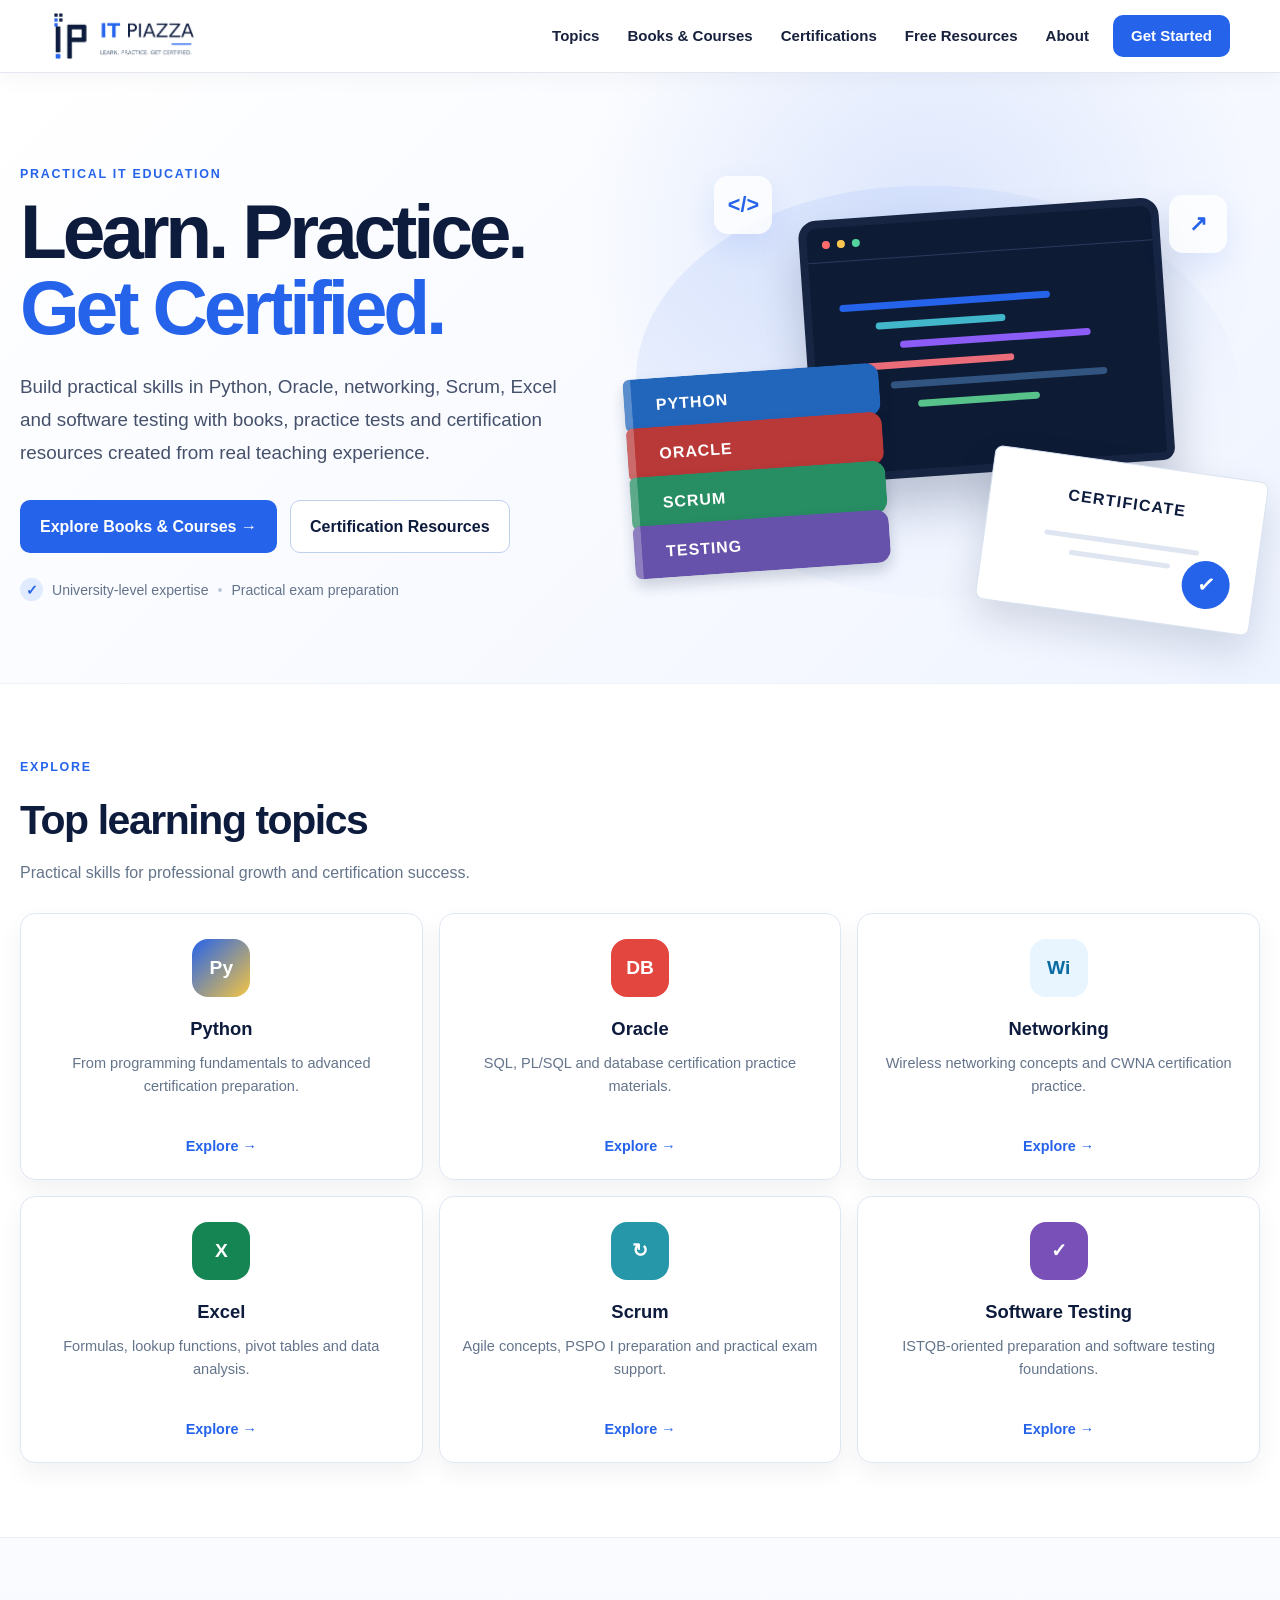
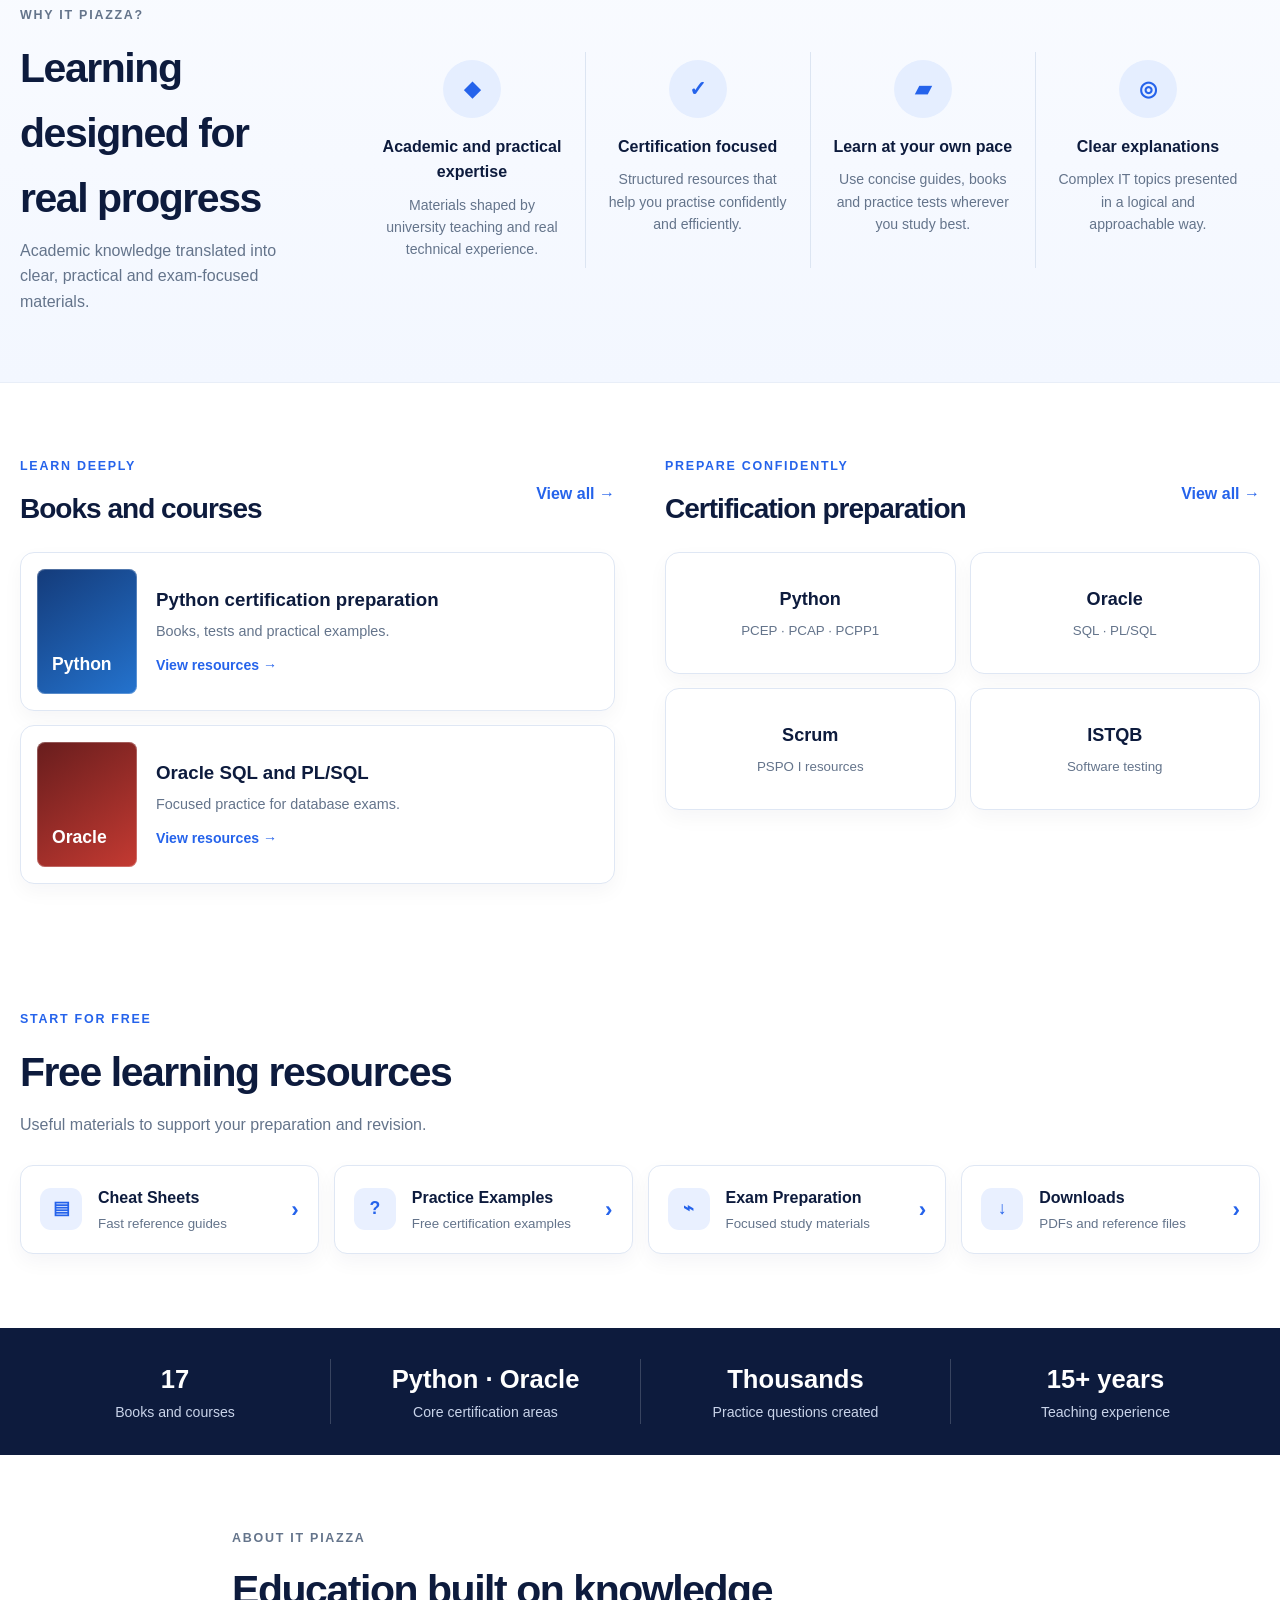
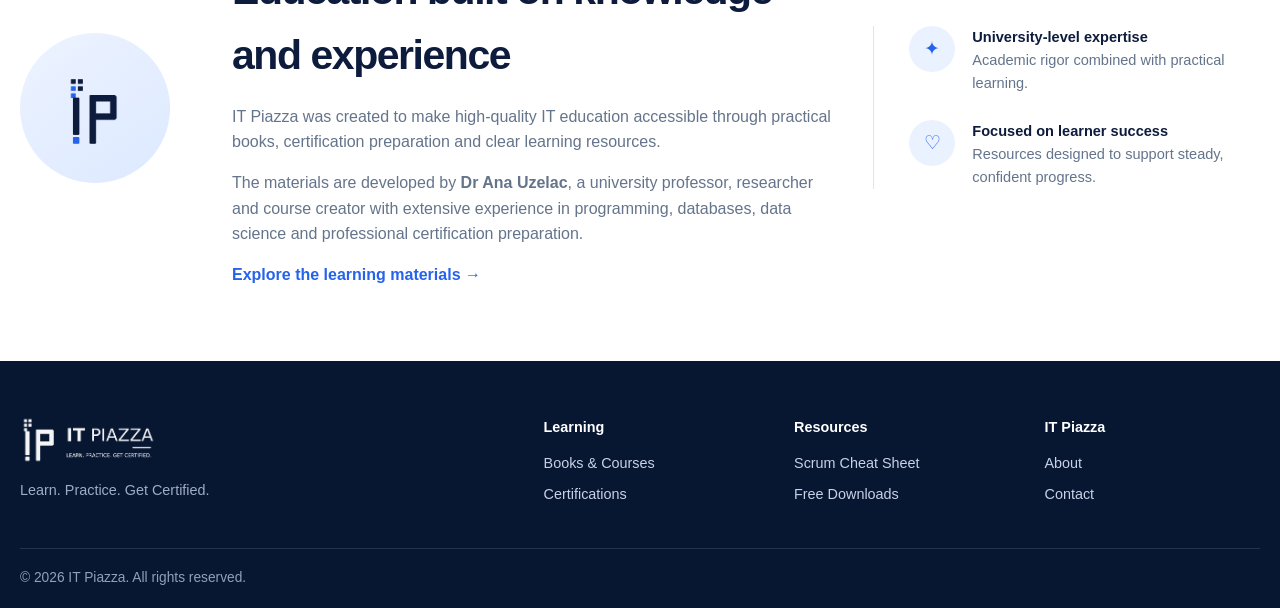
<file: index.html>
<!DOCTYPE html>

<html lang="en">
<head>
<meta charset="utf-8"/>
<meta content="width=device-width,initial-scale=1" name="viewport"/>
<meta name="p:domain_verify" content="c192ee9bef5b3f2dbabddc121951f448"/>
<title>IT Piazza | Learn, Practice and Get Certified</title>
<meta content="IT Piazza offers books, certification preparation, practice tests and free learning resources for Python, Oracle, Scrum, Excel and software testing." name="description"/>
<link href="https://itpiazza.net/" rel="canonical"/>
<meta content="IT Piazza | Learn, Practice and Get Certified" property="og:title"/>
<meta content="Practical IT learning materials, books and certification preparation." property="og:description"/>
<meta content="website" property="og:type"/>
<meta content="https://itpiazza.net/" property="og:url"/>
<link href="/assets/images/favicon.ico" rel="icon" sizes="any"/>
<link href="/assets/images/favicon-32.png" rel="icon" sizes="32x32" type="image/png"/>
<link href="/assets/images/apple-touch-icon.png" rel="apple-touch-icon"/>
<link href="/assets/css/site.css" rel="stylesheet"/>
</head>
<body class="homepage">
<header class="site-header">
<div class="header-inner">
<a aria-current="page" class="brand" href="/">
<img alt="IT Piazza — Learn. Practice. Get Certified." src="/assets/images/itpiazza-logo-header.png"/>
</a>
<button aria-expanded="false" aria-label="Toggle navigation" class="menu-toggle" onclick="const n=document.querySelector('.site-nav');n.classList.toggle('open');this.setAttribute('aria-expanded',n.classList.contains('open'))">☰</button>
<nav aria-label="Main navigation" class="site-nav">
<a href="#topics">Topics</a>
<a href="/publications/">Books &amp; Courses</a>
<a href="/certifications/">Certifications</a>
<a href="#resources">Free Resources</a>
<a href="#about">About</a>
<a class="nav-cta" href="/publications/">Get Started</a>
</nav>
</div>
</header>
<main class="homepage-main">
<section class="home-hero">
<div class="home-hero-inner">
<div class="hero-copy">
<p class="home-eyebrow">Practical IT education</p>
<h1>Learn. Practice.<br/><span>Get Certified.</span></h1>
<p class="hero-lead">
            Build practical skills in Python, Oracle, networking, Scrum, Excel and software testing
            with books, practice tests and certification resources created from real
            teaching experience.
          </p>
<div class="hero-actions">
<a class="btn home-primary" href="/publications/">Explore Books &amp; Courses <span aria-hidden="true">→</span></a>
<a class="btn home-secondary" href="/certifications/">Certification Resources</a>
</div>
<div class="trust-line">
<span class="trust-dot">✓</span>
<span>University-level expertise</span>
<span class="trust-separator">•</span>
<span>Practical exam preparation</span>
</div>
</div>
<div aria-label="Illustration of books, coding and certification" class="hero-visual">
<div class="visual-glow"></div>
<div class="code-card">
<div class="code-top">
<span></span><span></span><span></span>
</div>
<div class="code-lines">
<i class="l1"></i><i class="l2"></i><i class="l3"></i>
<i class="l4"></i><i class="l5"></i><i class="l6"></i>
</div>
</div>
<div class="book-stack">
<div class="book python-book"><span>PYTHON</span></div>
<div class="book oracle-book"><span>ORACLE</span></div>
<div class="book scrum-book"><span>SCRUM</span></div>
<div class="book testing-book"><span>TESTING</span></div>
</div>
<div class="certificate-card">
<div class="certificate-title">CERTIFICATE</div>
<div class="certificate-line"></div>
<div class="certificate-line short"></div>
<div class="certificate-seal">✓</div>
</div>
<div class="floating-code">&lt;/&gt;</div>
<div class="floating-chart">↗</div>
</div>
</div>
</section>
<section class="home-section" id="topics">
<div class="section-title-row">
<div>
<p class="section-kicker">Explore</p>
<h2>Top learning topics</h2>
<p>Practical skills for professional growth and certification success.</p>
</div>
</div>
<div class="topic-grid">
<a class="topic-card" href="/publications/#python">
<div class="topic-icon python-icon">Py</div>
<h3>Python</h3>
<p>From programming fundamentals to advanced certification preparation.</p>
<span>Explore →</span>
</a>
<a class="topic-card" href="/publications/#oracle">
<div class="topic-icon oracle-icon">DB</div>
<h3>Oracle</h3>
<p>SQL, PL/SQL and database certification practice materials.</p>
<span>Explore →</span>
</a><a class="topic-card" href="/publications/#networking"><div class="topic-icon networking-icon">Wi</div><h3>Networking</h3><p>Wireless networking concepts and CWNA certification practice.</p><span>Explore →</span></a>
<a class="topic-card" href="/publications/#excel">
<div class="topic-icon excel-icon">X</div>
<h3>Excel</h3>
<p>Formulas, lookup functions, pivot tables and data analysis.</p>
<span>Explore →</span>
</a>
<a class="topic-card" href="/publications/#scrum">
<div class="topic-icon scrum-icon">↻</div>
<h3>Scrum</h3>
<p>Agile concepts, PSPO I preparation and practical exam support.</p>
<span>Explore →</span>
</a>
<a class="topic-card" href="/publications/#software-testing">
<div class="topic-icon testing-icon">✓</div>
<h3>Software Testing</h3>
<p>ISTQB-oriented preparation and software testing foundations.</p>
<span>Explore →</span>
</a>
</div>
</section>
<section class="benefits-section">
<div class="benefits-intro">
<p class="section-kicker">Why IT Piazza?</p>
<h2>Learning designed for real progress</h2>
<p>Academic knowledge translated into clear, practical and exam-focused materials.</p>
</div>
<div class="benefit-grid">
<article class="benefit">
<div class="benefit-icon">◆</div>
<h3>Academic and practical expertise</h3>
<p>Materials shaped by university teaching and real technical experience.</p>
</article>
<article class="benefit">
<div class="benefit-icon">✓</div>
<h3>Certification focused</h3>
<p>Structured resources that help you practise confidently and efficiently.</p>
</article>
<article class="benefit">
<div class="benefit-icon">▰</div>
<h3>Learn at your own pace</h3>
<p>Use concise guides, books and practice tests wherever you study best.</p>
</article>
<article class="benefit">
<div class="benefit-icon">◎</div>
<h3>Clear explanations</h3>
<p>Complex IT topics presented in a logical and approachable way.</p>
</article>
</div>
</section>
<section class="home-section showcase-section">
<div class="showcase-column">
<div class="section-title-row compact">
<div>
<p class="section-kicker">Learn deeply</p>
<h2>Books and courses</h2>
</div>
<a href="/publications/">View all →</a>
</div>
<div class="mini-card-grid">
<a class="feature-tile" href="/publications/">
<div class="tile-cover tile-python">Python</div>
<div><h3>Python certification preparation</h3><p>Books, tests and practical examples.</p><span>View resources →</span></div>
</a>
<a class="feature-tile" href="/publications/">
<div class="tile-cover tile-oracle">Oracle</div>
<div><h3>Oracle SQL and PL/SQL</h3><p>Focused practice for database exams.</p><span>View resources →</span></div>
</a>
</div>
</div>
<div class="showcase-column">
<div class="section-title-row compact">
<div>
<p class="section-kicker">Prepare confidently</p>
<h2>Certification preparation</h2>
</div>
<a href="/certifications/">View all →</a>
</div>
<div class="cert-grid">
<a class="cert-card" href="/certifications/"><strong>Python</strong><small>PCEP · PCAP · PCPP1</small></a>
<a class="cert-card" href="/publications/"><strong>Oracle</strong><small>SQL · PL/SQL</small></a>
<a class="cert-card" href="/scrum-certificates/"><strong>Scrum</strong><small>PSPO I resources</small></a>
<a class="cert-card" href="/publications/"><strong>ISTQB</strong><small>Software testing</small></a>
</div>
</div>
</section>
<section class="resources-section" id="resources">
<div class="section-title-row">
<div>
<p class="section-kicker">Start for free</p>
<h2>Free learning resources</h2>
<p>Useful materials to support your preparation and revision.</p>
</div>
</div>
<div class="resource-shortcuts">
<a href="/scrum-certificates/"><span class="shortcut-icon">▤</span><div><strong>Cheat Sheets</strong><small>Fast reference guides</small></div><b>›</b></a>
<a href="/certifications/"><span class="shortcut-icon">?</span><div><strong>Practice Examples</strong><small>Free certification examples</small></div><b>›</b></a>
<a href="/certifications/"><span class="shortcut-icon">⌁</span><div><strong>Exam Preparation</strong><small>Focused study materials</small></div><b>›</b></a>
<a href="/certifications/"><span class="shortcut-icon">↓</span><div><strong>Downloads</strong><small>PDFs and reference files</small></div><b>›</b></a>
</div>
</section>
<section aria-label="IT Piazza experience" class="stats-strip">
<div><strong>17</strong><span>Books and courses</span></div>
<div><strong>Python · Oracle</strong><span>Core certification areas</span></div>
<div><strong>Thousands</strong><span>Practice questions created</span></div>
<div><strong>15+ years</strong><span>Teaching experience</span></div>
</section>
<section class="about-section" id="about">
<div class="about-mark">
<img alt="" src="/assets/images/itpiazza-icon.png"/>
</div>
<div class="about-copy">
<p class="section-kicker">About IT Piazza</p>
<h2>Education built on knowledge and experience</h2>
<p>
          IT Piazza was created to make high-quality IT education accessible through
          practical books, certification preparation and clear learning resources.
        </p>
<p>
          The materials are developed by <strong>Dr Ana Uzelac</strong>, a university professor,
          researcher and course creator with extensive experience in programming,
          databases, data science and professional certification preparation.
        </p>
<a class="text-link" href="/publications/">Explore the learning materials →</a>
</div>
<div class="about-points">
<div><span>✦</span><p><strong>University-level expertise</strong><br/>Academic rigor combined with practical learning.</p></div>
<div><span>♡</span><p><strong>Focused on learner success</strong><br/>Resources designed to support steady, confident progress.</p></div>
</div>
</section>
</main>
<footer class="modern-footer">
<div class="modern-footer-inner">
<div class="footer-brand-block">
<a class="footer-brand" href="/">
<img alt="IT Piazza" src="/assets/images/itpiazza-logo-header.png"/>
</a>
<p>Learn. Practice. Get Certified.</p>
</div>
<div class="footer-links">
<div><strong>Learning</strong><a href="/publications/">Books &amp; Courses</a><a href="/certifications/">Certifications</a></div>
<div><strong>Resources</strong><a href="/scrum-certificates/">Scrum Cheat Sheet</a><a href="/certifications/">Free Downloads</a></div>
<div><strong>IT Piazza</strong><a href="#about">About</a><a href="mailto:hello@itpiazza.net">Contact</a></div>
</div>
</div>
<div class="footer-bottom">© 2026 IT Piazza. All rights reserved.</div>
</footer>
</body>
</html>
</file>
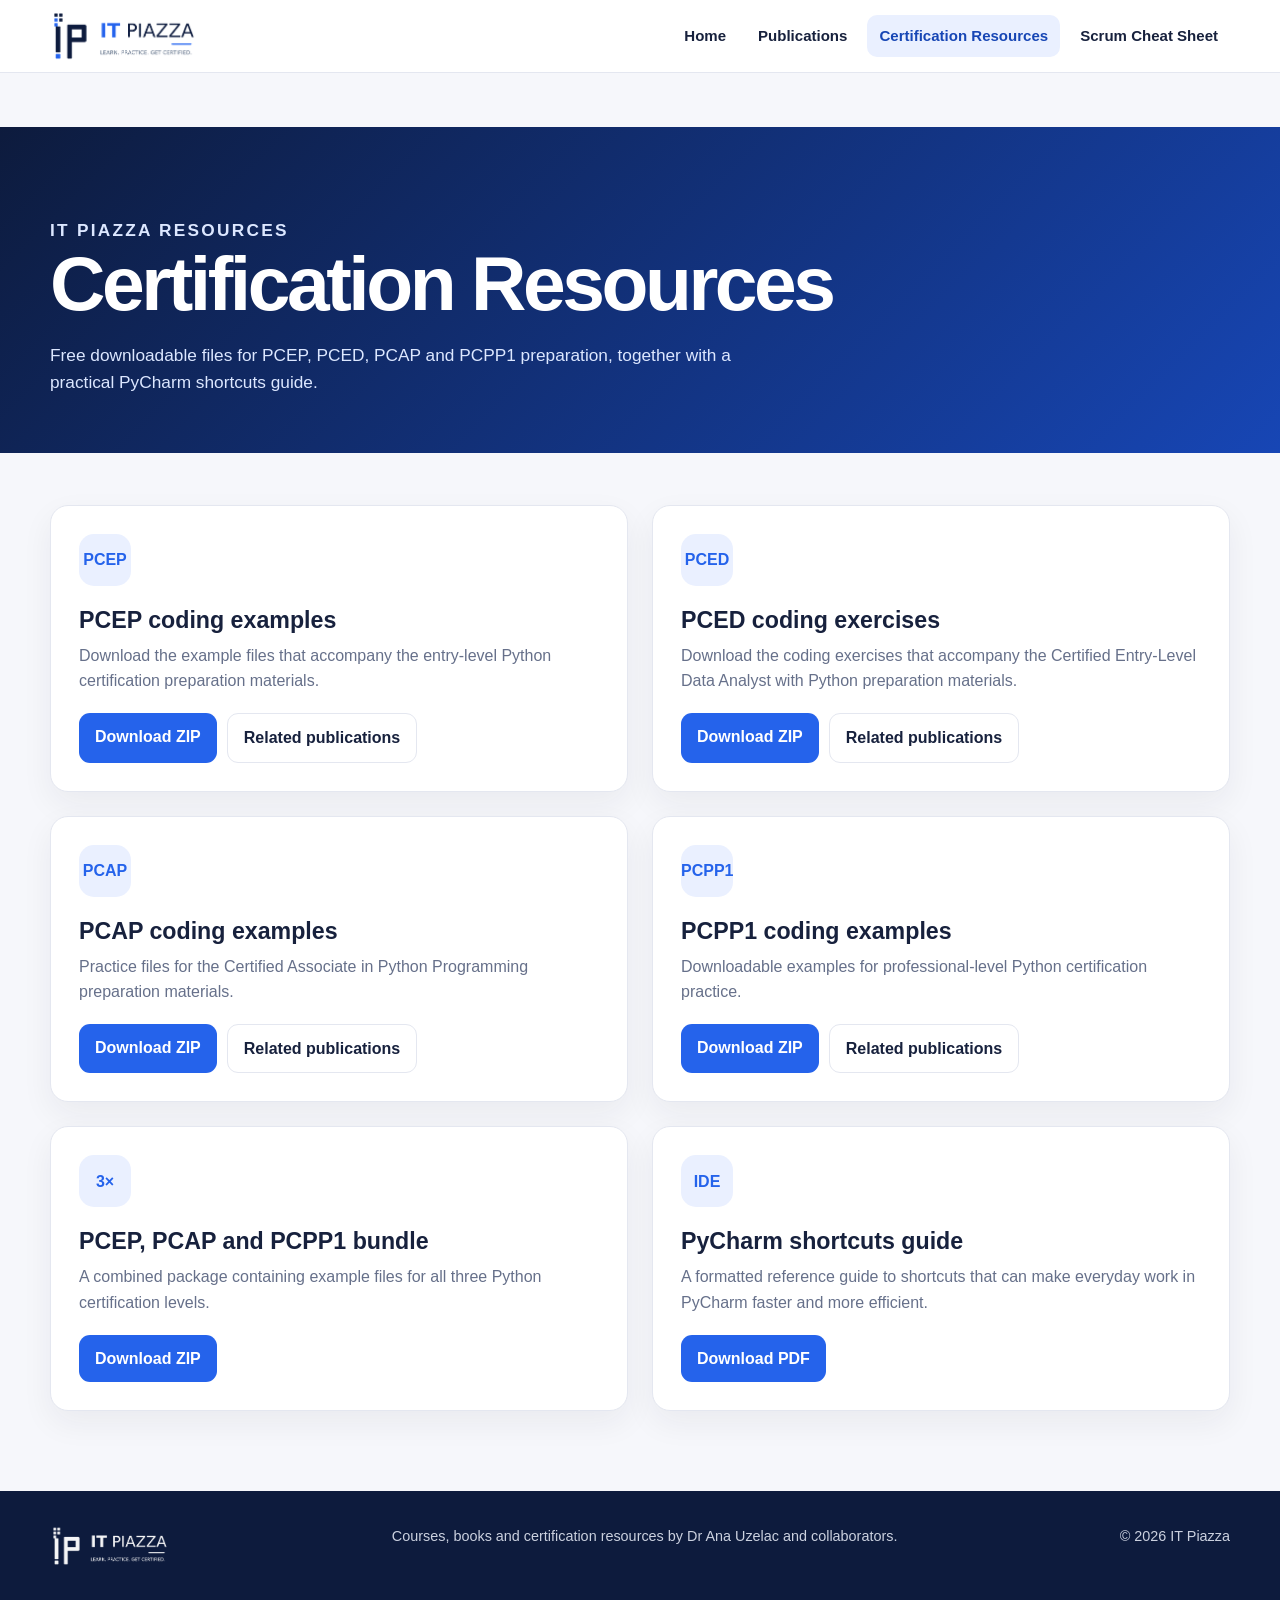
<file: certifications/index.html>
<!doctype html><html lang="en"><head><meta charset="utf-8"><meta name="viewport" content="width=device-width,initial-scale=1"><title>Certification Resources | IT Piazza</title><meta name="description" content="Free Python certification coding examples for PCEP, PCED, PCAP and PCPP1, plus a PyCharm shortcuts guide."><link rel="canonical" href="https://itpiazza.net/certifications/"><link rel="icon" href="/assets/images/favicon.ico" sizes="any"><link rel="icon" type="image/png" sizes="32x32" href="/assets/images/favicon-32.png"><link rel="apple-touch-icon" href="/assets/images/apple-touch-icon.png"><link rel="stylesheet" href="/assets/css/site.css"></head><body><header class="site-header"><div class="header-inner"><a class="brand" href="/"><img src="/assets/images/itpiazza-logo-header.png" alt="IT Piazza — Learn. Practice. Get Certified."></a><button class="menu-toggle" aria-label="Toggle navigation" onclick="document.querySelector('.site-nav').classList.toggle('open')">☰</button><nav class="site-nav"><a href="/">Home</a><a href="/publications/">Publications</a><a href="/certifications/" aria-current="page">Certification Resources</a><a href="/scrum-certificates/">Scrum Cheat Sheet</a></nav></div></header><section class="page-hero"><div class="hero-inner"><p class="eyebrow">IT Piazza resources</p><h1>Certification Resources</h1><p>Free downloadable files for PCEP, PCED, PCAP and PCPP1 preparation, together with a practical PyCharm shortcuts guide.</p></div></section><main class="content"><div class="resource-grid">
<article class="resource-card"><div class="resource-icon">PCEP</div><h2>PCEP coding examples</h2><p>Download the example files that accompany the entry-level Python certification preparation materials.</p><div class="button-row"><a class="btn" href="/downloads/PCEP-new-zip-2k24.zip">Download ZIP</a><a class="btn secondary" href="/publications/">Related publications</a></div></article>
<article class="resource-card"><div class="resource-icon">PCED</div><h2>PCED coding exercises</h2><p>Download the coding exercises that accompany the Certified Entry-Level Data Analyst with Python preparation materials.</p><div class="button-row"><a class="btn" href="/downloads/pced-coding-exercises.zip">Download ZIP</a><a class="btn secondary" href="/publications/#python">Related publications</a></div></article>
<article class="resource-card"><div class="resource-icon">PCAP</div><h2>PCAP coding examples</h2><p>Practice files for the Certified Associate in Python Programming preparation materials.</p><div class="button-row"><a class="btn" href="/downloads/PCAP-new-1.zip">Download ZIP</a><a class="btn secondary" href="/publications/">Related publications</a></div></article>
<article class="resource-card"><div class="resource-icon">PCPP1</div><h2>PCPP1 coding examples</h2><p>Downloadable examples for professional-level Python certification practice.</p><div class="button-row"><a class="btn" href="/downloads/PCPP1-update.zip">Download ZIP</a><a class="btn secondary" href="/publications/">Related publications</a></div></article>
<article class="resource-card"><div class="resource-icon">3×</div><h2>PCEP, PCAP and PCPP1 bundle</h2><p>A combined package containing example files for all three Python certification levels.</p><div class="button-row"><a class="btn" href="/downloads/Files-PCEP-PCAP-PCPP1.zip">Download ZIP</a></div></article>
<article class="resource-card"><div class="resource-icon">IDE</div><h2>PyCharm shortcuts guide</h2><p>A formatted reference guide to shortcuts that can make everyday work in PyCharm faster and more efficient.</p><div class="button-row"><a class="btn" href="/downloads/Pycharm-shortcuts.pdf">Download PDF</a></div></article>
</div></main><footer class="site-footer"><div class="footer-inner"><a class="footer-brand" href="/"><img src="/assets/images/itpiazza-logo-header.png" alt="IT Piazza"></a><span>Courses, books and certification resources by Dr Ana Uzelac and collaborators.</span><span>© 2026 IT Piazza</span></div></footer></body></html>
</file>
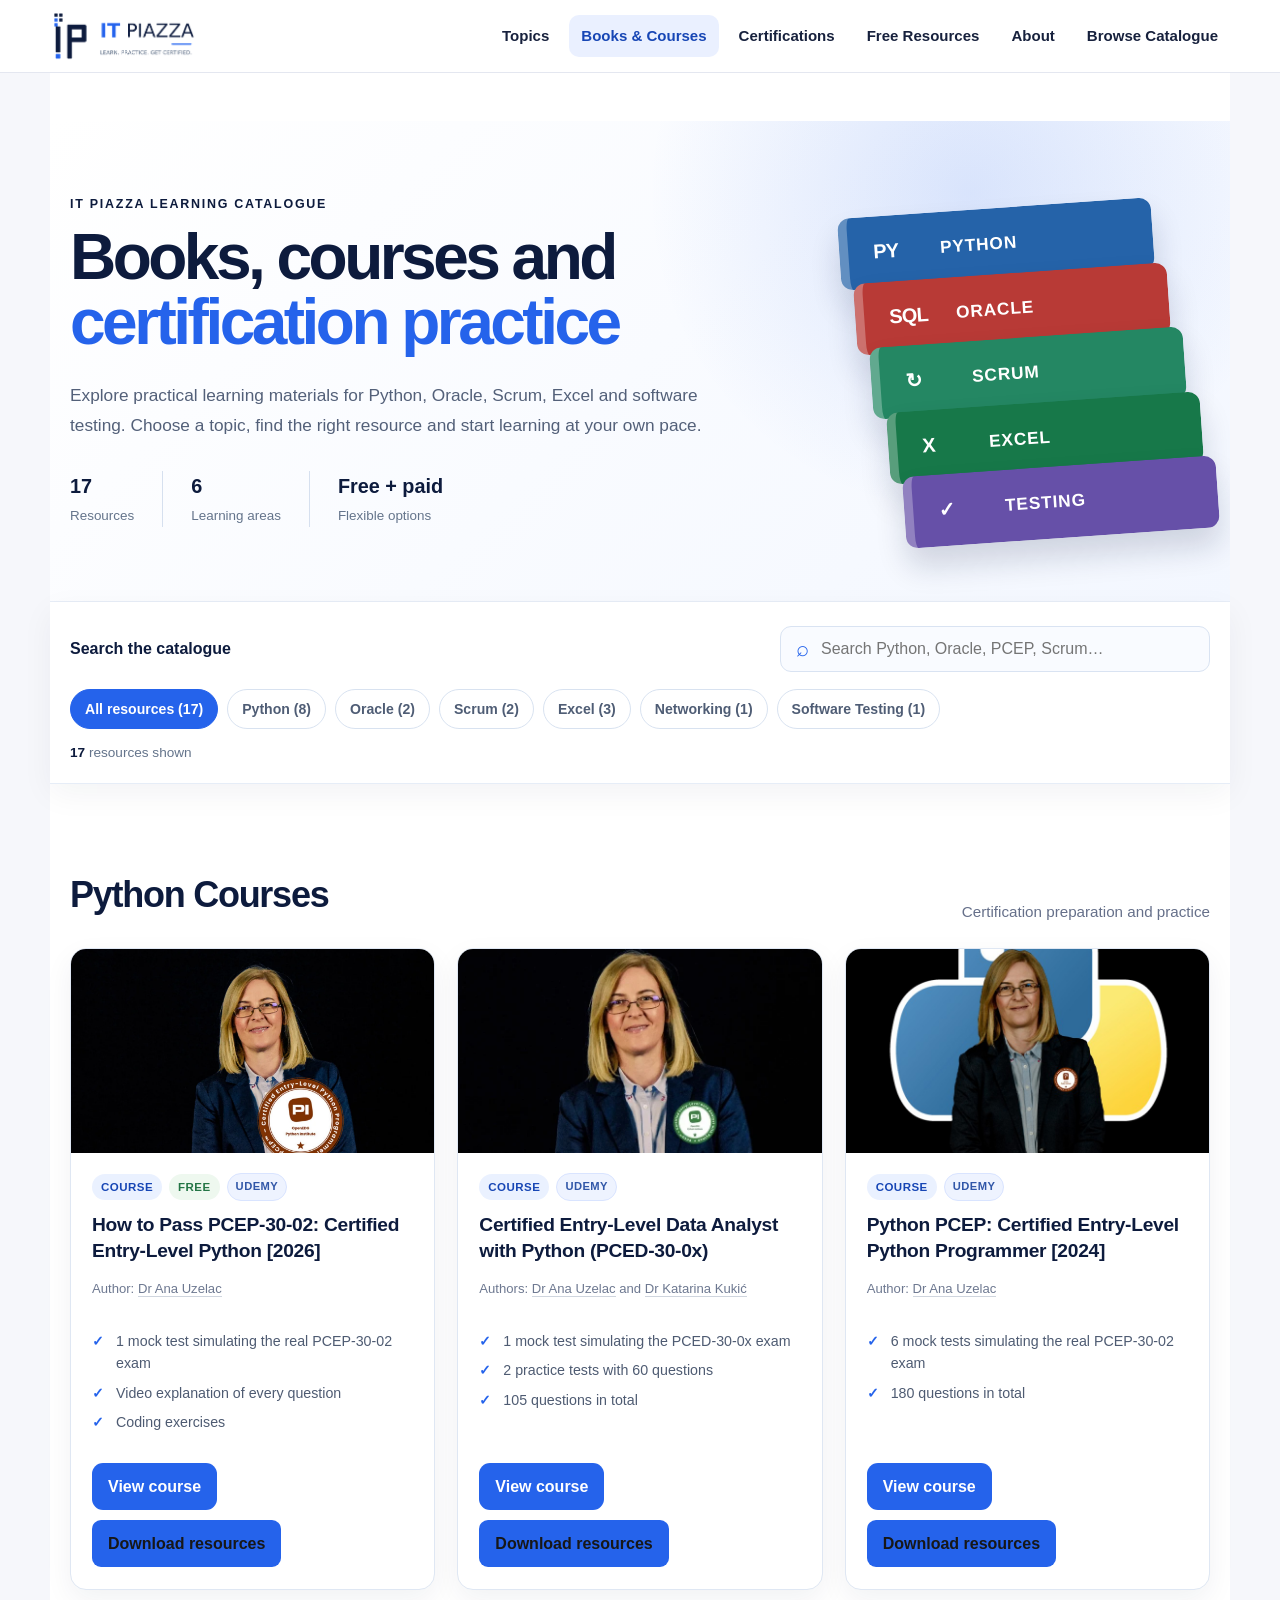
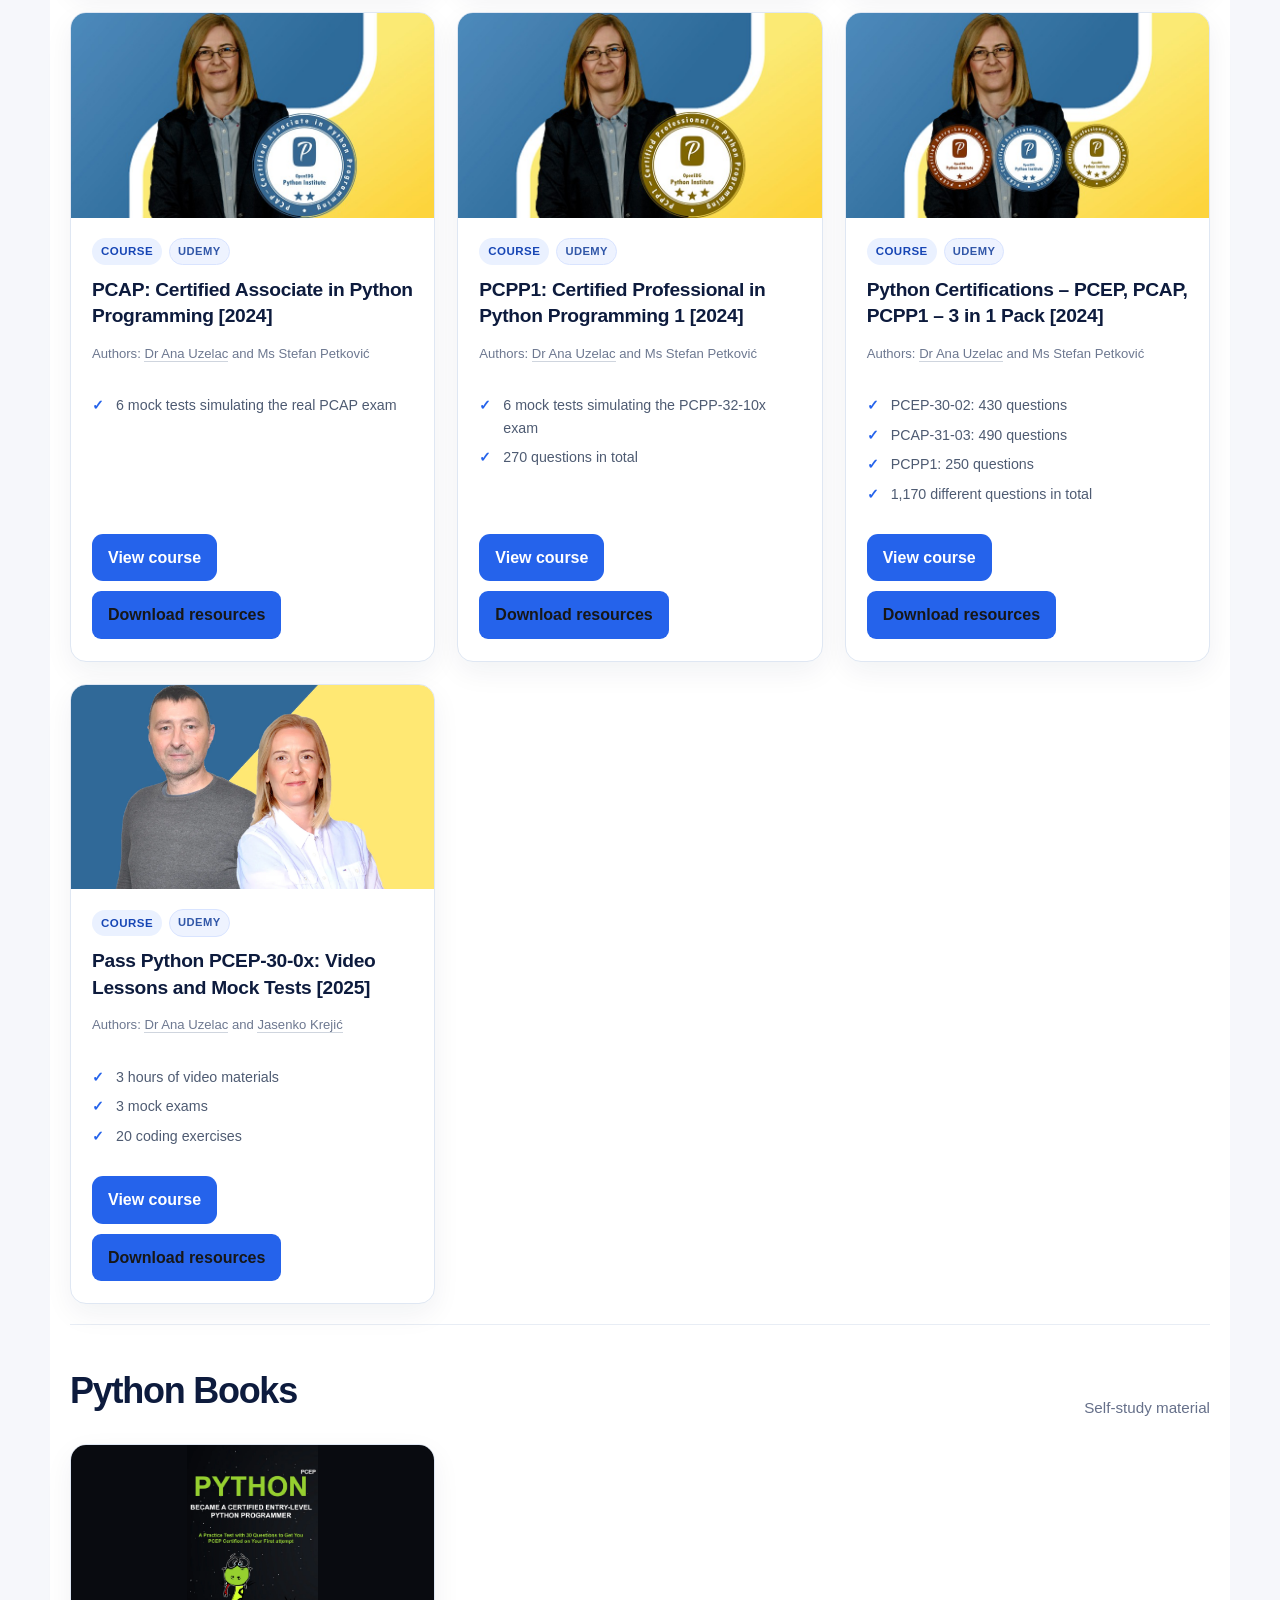
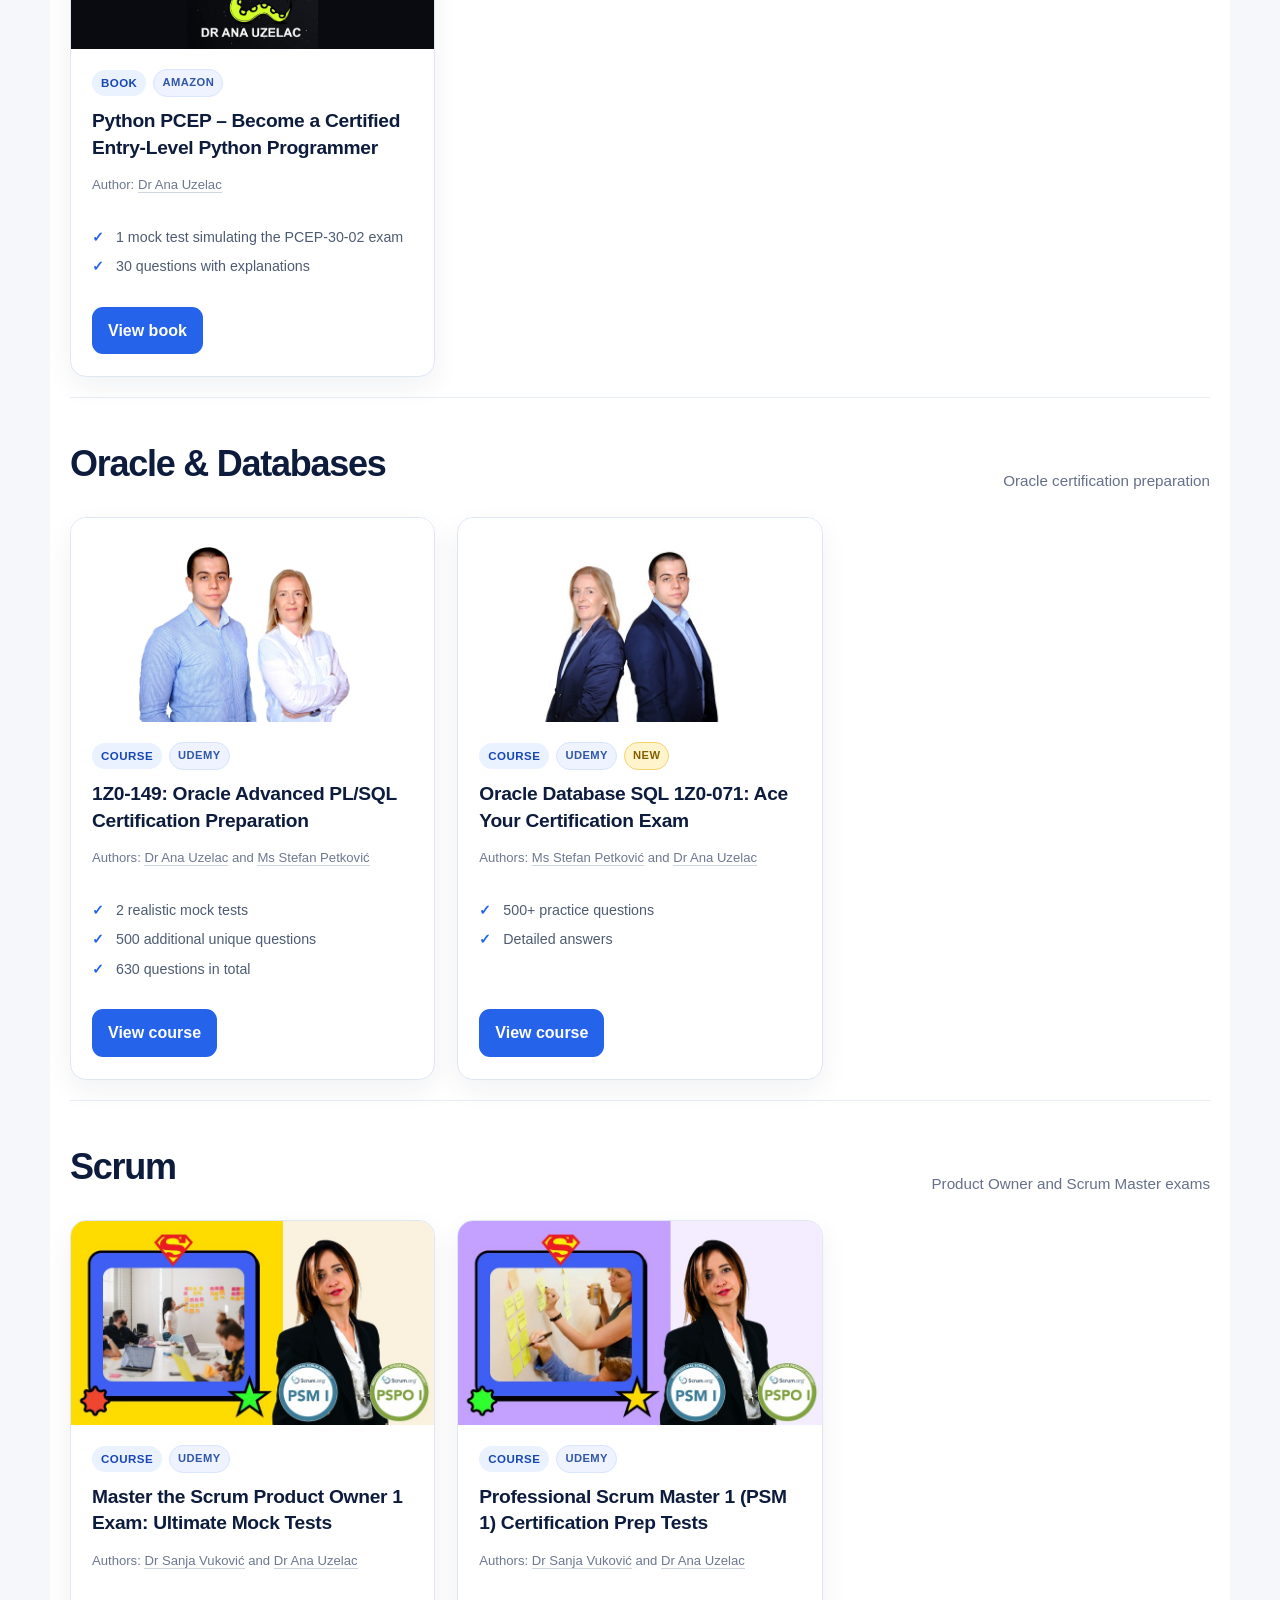
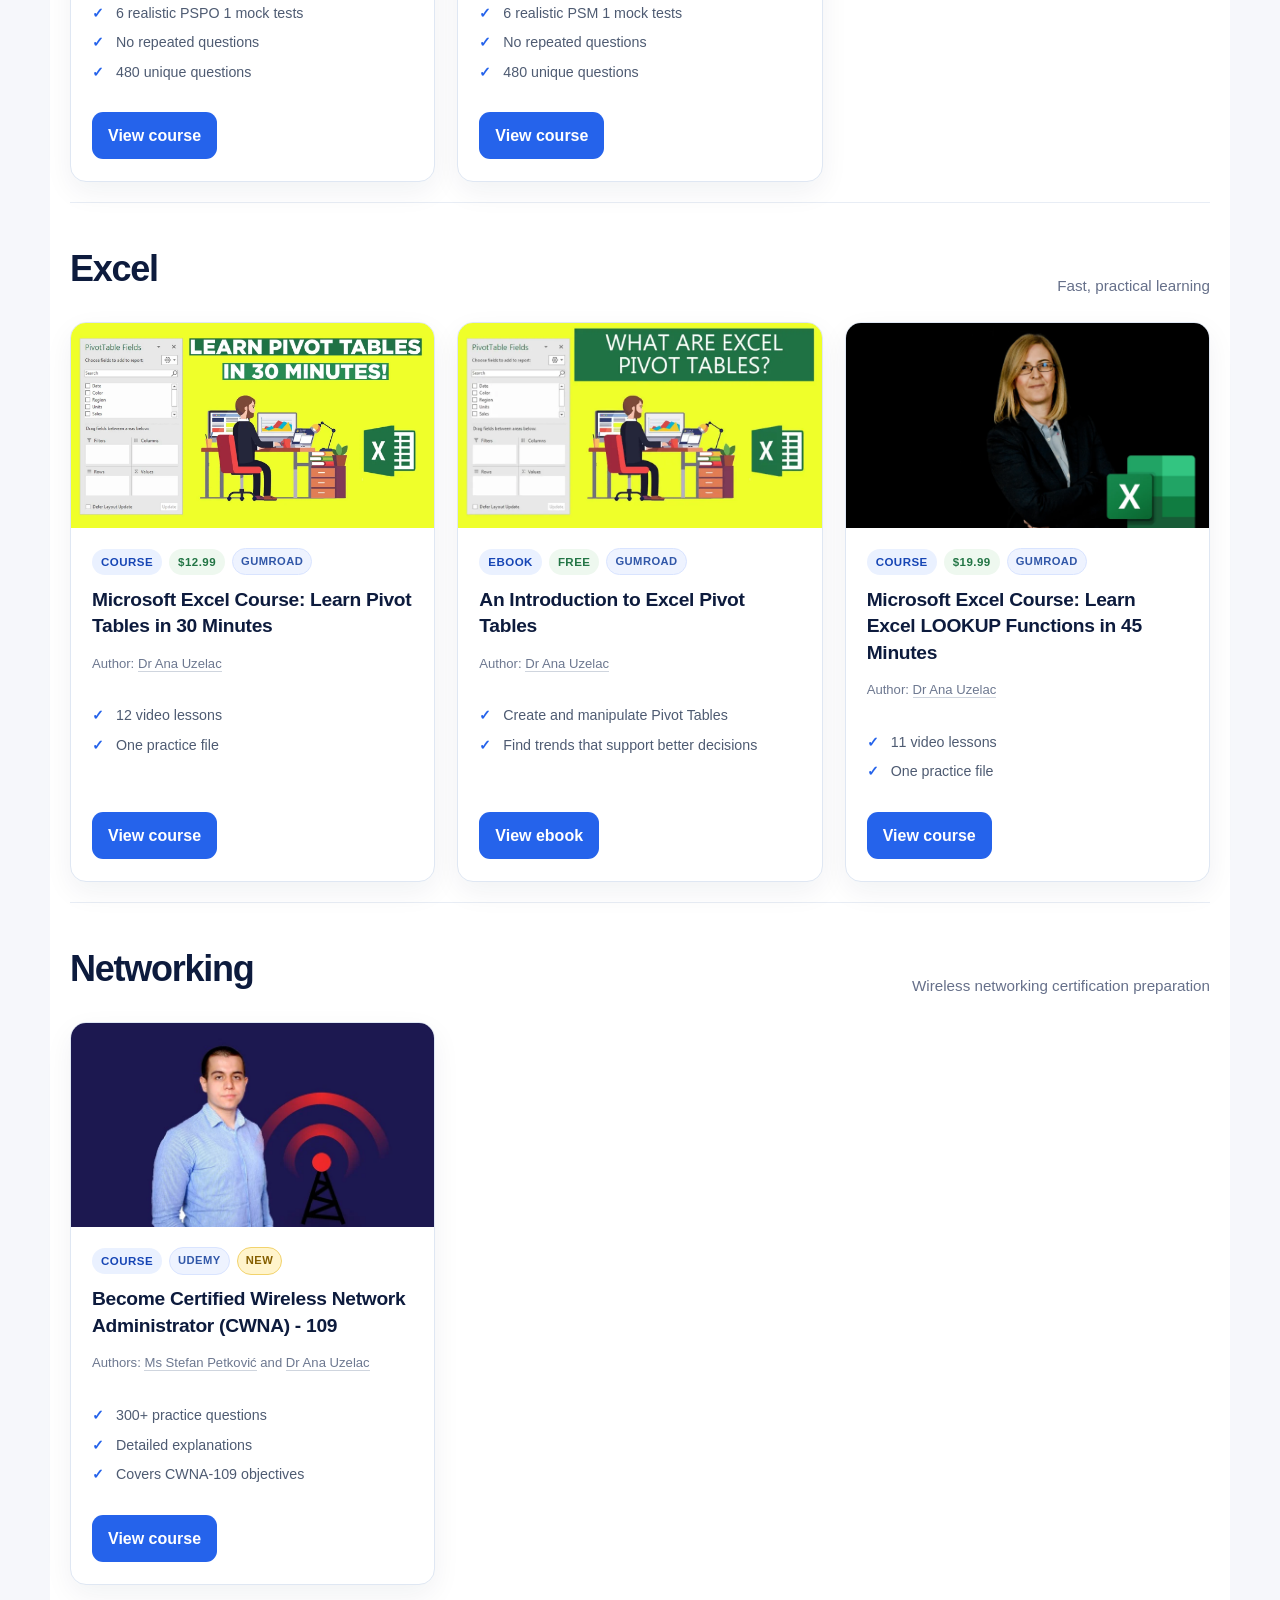
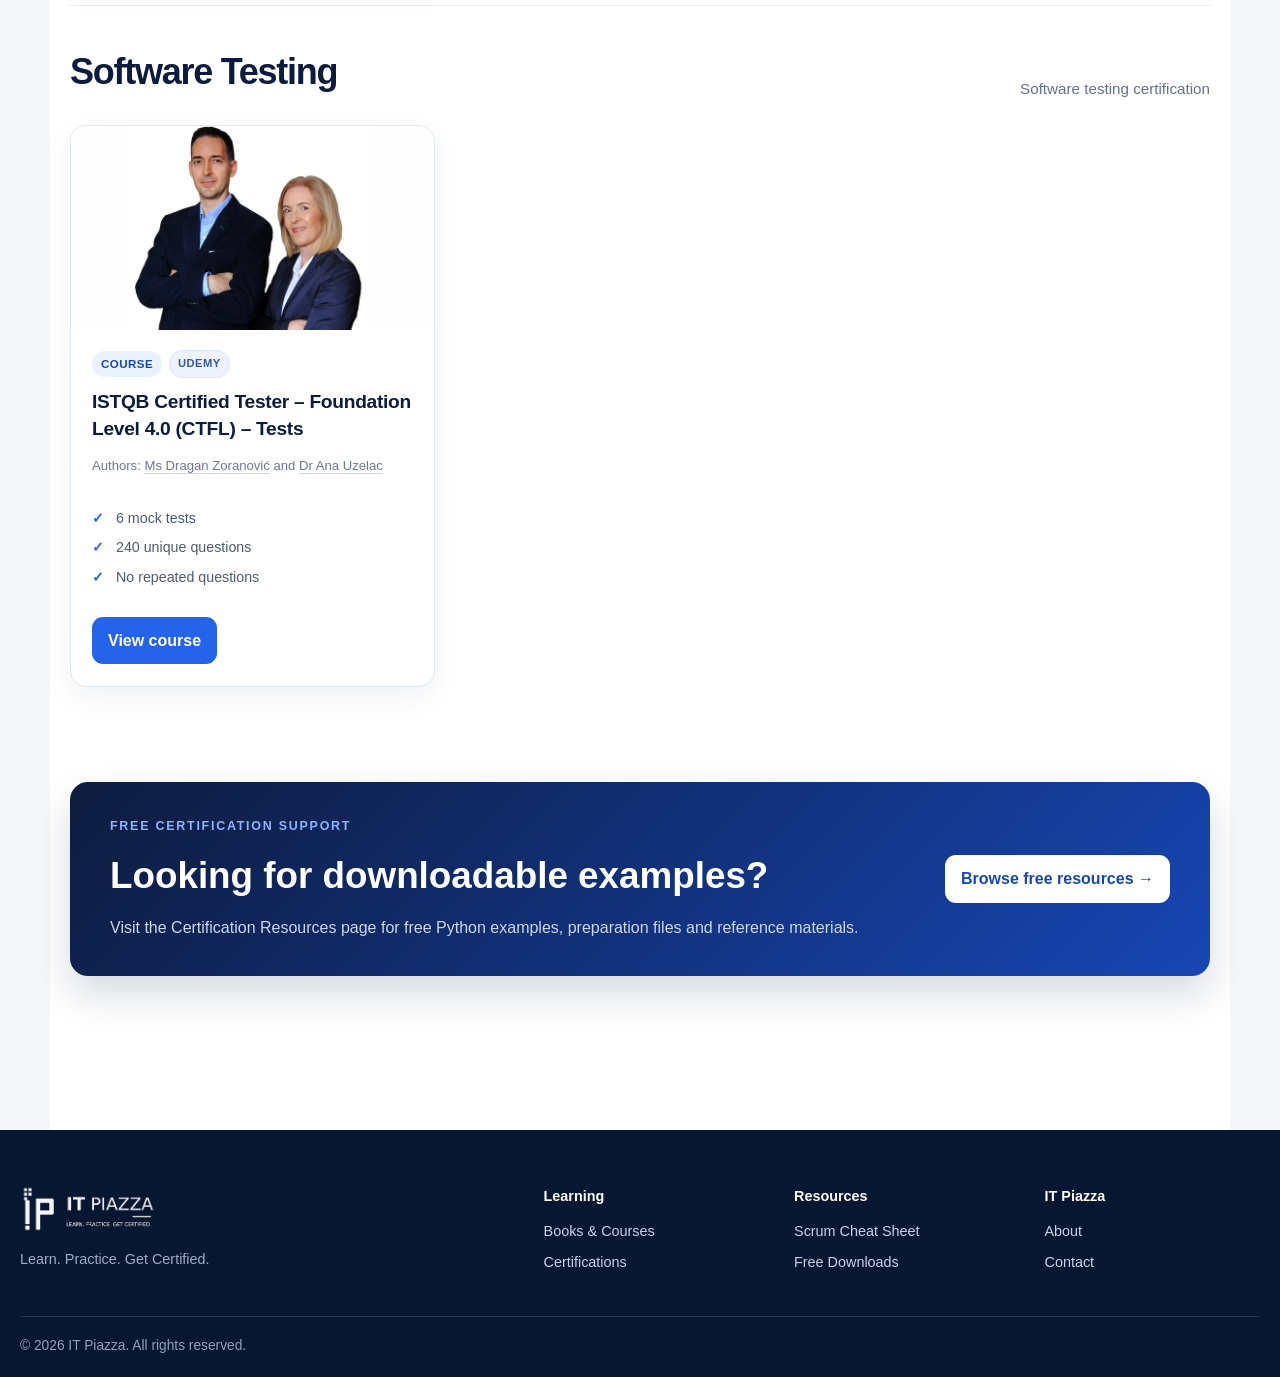
<file: publications/index.html>
<!DOCTYPE html>

<html lang="en"><head><meta charset="utf-8"/><meta content="width=device-width,initial-scale=1" name="viewport"/><title>Publications | IT Piazza</title><meta content="Browse 17 IT learning resources: courses, books and certification practice for Python, Oracle, networking, Scrum, Excel and software testing." name="description"/><link href="https://itpiazza.net/publications/" rel="canonical"/><link href="/assets/images/favicon.ico" rel="icon" sizes="any"/><link href="/assets/images/favicon-32.png" rel="icon" sizes="32x32" type="image/png"/><link href="/assets/images/apple-touch-icon.png" rel="apple-touch-icon"/><link href="/assets/css/site.css" rel="stylesheet"/></head><body><header class="site-header">
<div class="header-inner">
<a class="brand" href="/"><img alt="IT Piazza — Learn. Practice. Get Certified." src="/assets/images/itpiazza-logo-header.png"/></a>
<button aria-expanded="false" aria-label="Toggle navigation" class="menu-toggle" onclick="const n=document.querySelector('.site-nav');n.classList.toggle('open');this.setAttribute('aria-expanded',n.classList.contains('open'))">☰</button>
<nav aria-label="Main navigation" class="site-nav">
<a href="/#topics">Topics</a>
<a aria-current="page" href="/publications/">Books &amp; Courses</a>
<a href="/certifications/">Certifications</a>
<a href="/#resources">Free Resources</a>
<a href="/#about">About</a>
<a class="nav-cta" href="#catalogue">Browse Catalogue</a>
</nav>
</div>
</header><main class="catalogue-main">
<section class="catalogue-hero">
<div class="catalogue-hero-inner">
<div class="catalogue-hero-copy">
<p class="home-eyebrow">IT Piazza learning catalogue</p>
<h1>Books, courses and<br/><span>certification practice</span></h1>
<p>Explore practical learning materials for Python, Oracle, Scrum, Excel and software testing. Choose a topic, find the right resource and start learning at your own pace.</p>
<div class="catalogue-summary">
<div><strong>17</strong><span>Resources</span></div>
<div><strong>6</strong><span>Learning areas</span></div>
<div><strong>Free + paid</strong><span>Flexible options</span></div>
</div>
</div>
<div aria-hidden="true" class="catalogue-hero-panel">
<div class="catalogue-stack-card python"><b>PY</b><span>Python</span></div>
<div class="catalogue-stack-card oracle"><b>SQL</b><span>Oracle</span></div>
<div class="catalogue-stack-card scrum"><b>↻</b><span>Scrum</span></div>
<div class="catalogue-stack-card excel"><b>X</b><span>Excel</span></div>
<div class="catalogue-stack-card testing"><b>✓</b><span>Testing</span></div>
</div>
</div>
</section>
<section class="catalogue-controls" id="catalogue">
<div class="catalogue-controls-inner">
<div class="catalogue-search">
<label for="catalogue-search-input">Search the catalogue</label>
<div class="search-field"><span>⌕</span><input autocomplete="off" id="catalogue-search-input" placeholder="Search Python, Oracle, PCEP, Scrum…" type="search"/></div>
</div>
<div aria-label="Filter resources by topic" class="filter-wrap">
<button class="filter-button active" data-filter="all" type="button">All resources (17)</button>
<button class="filter-button" data-filter="python" type="button">Python (8)</button>
<button class="filter-button" data-filter="oracle" type="button">Oracle (2)</button>
<button class="filter-button" data-filter="scrum" type="button">Scrum (2)</button>
<button class="filter-button" data-filter="excel" type="button">Excel (3)</button>
<button class="filter-button" data-filter="networking" type="button">Networking (1)</button>
<button class="filter-button" data-filter="software-testing" type="button">Software Testing (1)</button>
</div>
<p aria-live="polite" class="catalogue-result-count"><strong>17</strong> resources shown</p>
</div>
</section>
<div class="catalogue-content"><section class="catalogue-section" id="python">
<div class="section-head"><h2>Python Courses</h2><span>Certification preparation and practice</span></div>
<div class="grid">
<article class="card catalogue-card" data-category="python" data-title="how to pass pcep-30-02: certified entry-level python [2024]">
<a class="card-image" href="https://www.udemy.com/course/how-to-pass-pcep-30-02-certified-entry-level-python-2024/?referralCode=EDE7D2E4FE003ED290A3" rel="noopener noreferrer" target="_blank">
<img alt="How to Pass PCEP course" loading="lazy" src="assets/pcep-free.webp"/>
</a>
<div class="card-body"><div class="card-meta-row"><span class="resource-type">Course</span><span class="offer-badge">Free</span><span class="platform-badge">Udemy</span></div>
<h3><a href="https://www.udemy.com/course/how-to-pass-pcep-30-02-certified-entry-level-python-2024/?referralCode=EDE7D2E4FE003ED290A3" rel="noopener noreferrer" target="_blank">How to Pass PCEP-30-02: Certified Entry-Level Python [2026]</a></h3>
<p class="authors">Author: <a href="http://www.linkedin.com/in/dr-ana-uzelac" rel="noopener noreferrer" target="_blank">Dr Ana Uzelac</a></p>
<ul class="features">
<li>1 mock test simulating the real PCEP-30-02 exam</li>
<li>Video explanation of every question</li>
<li>Coding exercises</li>
</ul>
<div class="actions">
<a class="btn" href="https://www.udemy.com/course/how-to-pass-pcep-30-02-certified-entry-level-python-2024/?referralCode=EDE7D2E4FE003ED290A3" rel="noopener noreferrer" target="_blank">View course</a><a class="button button-secondary" download="" href="/downloads/PCEPFree.zip">Download resources</a>
</div>
</div>
</article>
<article class="card catalogue-card" data-category="python" data-title="certified entry-level data analyst with python (pced-30-0x)">
<a class="card-image" href="https://www.udemy.com/course/certified-entry-level-data-analyst-with-python-pced-30-0x/?referralCode=392E7D987EF9AC221002" rel="noopener noreferrer" target="_blank">
<img alt="Certified Entry-Level Data Analyst with Python (PCED-30-0x)" class="" loading="lazy" src="assets/pced-course-cover-v2.webp"/>
</a>
<div class="card-body"><div class="card-meta-row"><span class="resource-type">Course</span><span class="platform-badge">Udemy</span></div>
<h3><a href="https://www.udemy.com/course/certified-entry-level-data-analyst-with-python-pced-30-0x/?referralCode=392E7D987EF9AC221002" rel="noopener noreferrer" target="_blank">Certified Entry-Level Data Analyst with Python (PCED-30-0x)</a></h3>
<p class="authors">Authors: <a href="http://www.linkedin.com/in/dr-ana-uzelac" rel="noopener noreferrer" target="_blank">Dr Ana Uzelac</a> and <a href="https://www.linkedin.com/in/katarina-kukic-a943a8207" rel="noopener noreferrer" target="_blank">Dr Katarina Kukić</a></p>
<ul class="features">
<li>1 mock test simulating the PCED-30-0x exam</li>
<li>2 practice tests with 60 questions</li>
<li>105 questions in total</li>
</ul>
<div class="actions">
<a class="btn" href="https://www.udemy.com/course/certified-entry-level-data-analyst-with-python-pced-30-0x/?referralCode=392E7D987EF9AC221002" rel="noopener noreferrer" target="_blank">View course</a>
<a class="button button-secondary" download="" href="/downloads/pced-coding-exercises.zip" rel="noopener noreferrer" target="_blank">Download resources</a>
</div>
</div>
</article>
<article class="card catalogue-card" data-category="python" data-title="python pcep: certified entry-level python programmer [2024]">
<a class="card-image" href="https://www.udemy.com/course/python-pcep-certified-entry-level-python-programmer-2023/?referralCode=4C7AFBA3699E26C7D572" rel="noopener noreferrer" target="_blank">
<img alt="Python PCEP practice tests" loading="lazy" src="assets/pcep-practice.jpg"/>
</a>
<div class="card-body"><div class="card-meta-row"><span class="resource-type">Course</span><span class="platform-badge">Udemy</span></div>
<h3><a href="https://www.udemy.com/course/python-pcep-certified-entry-level-python-programmer-2023/?referralCode=4C7AFBA3699E26C7D572" rel="noopener noreferrer" target="_blank">Python PCEP: Certified Entry-Level Python Programmer [2024]</a></h3>
<p class="authors">Author: <a href="http://www.linkedin.com/in/dr-ana-uzelac" rel="noopener noreferrer" target="_blank">Dr Ana Uzelac</a></p>
<ul class="features"><li>6 mock tests simulating the real PCEP-30-02 exam</li><li>180 questions in total</li></ul>
<div class="actions"><a class="btn" href="https://www.udemy.com/course/python-pcep-certified-entry-level-python-programmer-2023/?referralCode=4C7AFBA3699E26C7D572" rel="noopener noreferrer" target="_blank">View course</a><a class="button button-secondary" href="/downloads/PCEP-new-zip-2k24.zip">Download resources</a></div>
</div>
</article>
<article class="card catalogue-card" data-category="python" data-title="pcap: certified associate in python programming [2024]">
<a class="card-image" href="https://www.udemy.com/course/python-pcap-certified-in-python-programming/?referralCode=D0D1271283601BF84573" rel="noopener noreferrer" target="_blank">
<img alt="PCAP practice tests" loading="lazy" src="assets/pcap.jpg"/>
</a>
<div class="card-body"><div class="card-meta-row"><span class="resource-type">Course</span><span class="platform-badge">Udemy</span></div>
<h3><a href="https://www.udemy.com/course/python-pcap-certified-in-python-programming/?referralCode=D0D1271283601BF84573" rel="noopener noreferrer" target="_blank">PCAP: Certified Associate in Python Programming [2024]</a></h3>
<p class="authors">Authors: <a href="http://www.linkedin.com/in/dr-ana-uzelac" rel="noopener noreferrer" target="_blank">Dr Ana Uzelac</a> and Ms Stefan Petković</p>
<ul class="features"><li>6 mock tests simulating the real PCAP exam</li></ul>
<div class="actions"><a class="btn" href="https://www.udemy.com/course/python-pcap-certified-in-python-programming/?referralCode=D0D1271283601BF84573" rel="noopener noreferrer" target="_blank">View course</a><a class="button button-secondary" href="/downloads/PCAP-new-1.zip">Download resources</a></div>
</div>
</article>
<article class="card catalogue-card" data-category="python" data-title="pcpp1: certified professional in python programming 1 [2024]">
<a class="card-image" href="https://www.udemy.com/course/pcpp1-become-certified-professional-in-python-programming-1/?referralCode=95D0EFC6A863BE7D96D4" rel="noopener noreferrer" target="_blank">
<img alt="PCPP1 practice tests" loading="lazy" src="assets/pcpp1.jpg"/>
</a>
<div class="card-body"><div class="card-meta-row"><span class="resource-type">Course</span><span class="platform-badge">Udemy</span></div>
<h3><a href="https://www.udemy.com/course/pcpp1-become-certified-professional-in-python-programming-1/?referralCode=95D0EFC6A863BE7D96D4" rel="noopener noreferrer" target="_blank">PCPP1: Certified Professional in Python Programming 1 [2024]</a></h3>
<p class="authors">Authors: <a href="http://www.linkedin.com/in/dr-ana-uzelac" rel="noopener noreferrer" target="_blank">Dr Ana Uzelac</a> and Ms Stefan Petković</p>
<ul class="features"><li>6 mock tests simulating the PCPP-32-10x exam</li><li>270 questions in total</li></ul>
<div class="actions"><a class="btn" href="https://www.udemy.com/course/pcpp1-become-certified-professional-in-python-programming-1/?referralCode=95D0EFC6A863BE7D96D4" rel="noopener noreferrer" target="_blank">View course</a><a class="button button-secondary" href="/downloads/PCPP1-update.zip">Download resources</a></div>
</div>
</article>
<article class="card catalogue-card" data-category="python" data-title="python certifications – pcep, pcap, pcpp1 – 3 in 1 pack [2024]">
<a class="card-image" href="https://www.udemy.com/course/python-certifications-pcep-pcap-pcpp-3-in-1-pack2023/?referralCode=7951722AECD598586531" rel="noopener noreferrer" target="_blank">
<img alt="Python certifications three in one" loading="lazy" src="assets/python-3-in-1.jpg"/>
</a>
<div class="card-body"><div class="card-meta-row"><span class="resource-type">Course</span><span class="platform-badge">Udemy</span></div>
<h3><a href="https://www.udemy.com/course/python-certifications-pcep-pcap-pcpp-3-in-1-pack2023/?referralCode=7951722AECD598586531" rel="noopener noreferrer" target="_blank">Python Certifications – PCEP, PCAP, PCPP1 – 3 in 1 Pack [2024]</a></h3>
<p class="authors">Authors: <a href="http://www.linkedin.com/in/dr-ana-uzelac" rel="noopener noreferrer" target="_blank">Dr Ana Uzelac</a> and Ms Stefan Petković</p>
<ul class="features">
<li>PCEP-30-02: 430 questions</li>
<li>PCAP-31-03: 490 questions</li>
<li>PCPP1: 250 questions</li>
<li>1,170 different questions in total</li>
</ul>
<div class="actions"><a class="btn" href="https://www.udemy.com/course/python-certifications-pcep-pcap-pcpp-3-in-1-pack2023/?referralCode=7951722AECD598586531" rel="noopener noreferrer" target="_blank">View course</a><a class="button button-secondary" href="/downloads/Files-PCEP-PCAP-PCPP1.zip">Download resources</a></div>
</div>
</article>
<article class="card catalogue-card" data-category="python" data-title="pass python pcep-30-0x: video lessons and mock tests [2026]">
<a class="card-image" href="https://www.udemy.com/course/pass-python-pcep-30-0x-video-lessons-and-mock-tests-2025/?referralCode=038A00D8BFF30F71134F" rel="noopener noreferrer" target="_blank">
<img alt="PCEP video lessons and mock tests" loading="lazy" src="assets/pcep-complete.webp"/>
</a>
<div class="card-body"><div class="card-meta-row"><span class="resource-type">Course</span><span class="platform-badge">Udemy</span></div>
<h3><a href="https://www.udemy.com/course/pass-python-pcep-30-0x-video-lessons-and-mock-tests-2025/?referralCode=038A00D8BFF30F71134F" rel="noopener noreferrer" target="_blank">Pass Python PCEP-30-0x: Video Lessons and Mock Tests [2025]</a></h3>
<p class="authors">Authors: <a href="http://www.linkedin.com/in/dr-ana-uzelac" rel="noopener noreferrer" target="_blank">Dr Ana Uzelac</a> and <a href="https://www.linkedin.com/in/jasenko-krejic-b6b56043/" rel="noopener noreferrer" target="_blank">Jasenko Krejić</a></p>
<ul class="features"><li>3 hours of video materials</li><li>3 mock exams</li><li>20 coding exercises</li></ul>
<div class="actions">
<a class="btn" href="https://www.udemy.com/course/pass-python-pcep-30-0x-video-lessons-and-mock-tests-2025/?referralCode=038A00D8BFF30F71134F" rel="noopener noreferrer" target="_blank">View course</a>
<a class="button button-secondary" download="" href="/downloads/PCEPComplete.zip" rel="noopener noreferrer" target="_blank">Download resources</a>
</div>
</div>
</article>
</div>
</section><section class="catalogue-section" id="python-books">
<div class="section-head"><h2>Python Books</h2><span>Self-study material</span></div>
<div class="grid">
<article class="card catalogue-card" data-category="python" data-title="python pcep – become a certified entry-level python programmer">
<a class="card-image" href="https://www.amazon.com/Python-PCEP-Certified-Entry-Level-Programmer-ebook/dp/B0D8FZDBLQ/" rel="noopener noreferrer" target="_blank">
<img alt="Python PCEP book" class="book-cover-image" loading="lazy" src="assets/python-pcep-book-cover-v2.webp"/>
</a>
<div class="card-body"><div class="card-meta-row"><span class="resource-type">Book</span><span class="platform-badge">Amazon</span></div>
<h3><a href="https://www.amazon.com/Python-PCEP-Certified-Entry-Level-Programmer-ebook/dp/B0D8FZDBLQ/" rel="noopener noreferrer" target="_blank">Python PCEP – Become a Certified Entry-Level Python Programmer</a></h3>
<p class="authors">Author: <a href="http://www.linkedin.com/in/dr-ana-uzelac" rel="noopener noreferrer" target="_blank">Dr Ana Uzelac</a></p>
<ul class="features"><li>1 mock test simulating the PCEP-30-02 exam</li><li>30 questions with explanations</li></ul>
<div class="actions"><a class="btn" href="https://www.amazon.com/Python-PCEP-Certified-Entry-Level-Programmer-ebook/dp/B0D8FZDBLQ/" rel="noopener noreferrer" target="_blank">View book</a></div>
</div>
</article>
</div>
</section><section class="catalogue-section" id="oracle">
<div class="section-head"><h2>Oracle &amp; Databases</h2><span>Oracle certification preparation</span></div>
<div class="grid">
<article class="card catalogue-card" data-category="oracle" data-title="1z0-149: oracle advanced pl/sql certification preparation">
<a class="card-image" href="https://www.udemy.com/course/1z0-149-oracle-advanced-plsql-certification-preparation/?referralCode=36FA2B5003241CAAAEB7" rel="noopener noreferrer" target="_blank">
<img alt="Oracle PL SQL course" loading="lazy" src="assets/oracle-plsql-1z0-149-v2.webp"/>
</a>
<div class="card-body"><div class="card-meta-row"><span class="resource-type">Course</span><span class="platform-badge">Udemy</span></div>
<h3><a href="https://www.udemy.com/course/1z0-149-oracle-advanced-plsql-certification-preparation/?referralCode=36FA2B5003241CAAAEB7" rel="noopener noreferrer" target="_blank">1Z0-149: Oracle Advanced PL/SQL Certification Preparation</a></h3>
<p class="authors">Authors: <a href="https://www.linkedin.com/in/dr-ana-uzelac" rel="noopener noreferrer" target="_blank">Dr Ana Uzelac</a> and <a href="https://www.linkedin.com/in/stefan-petkovic-b2497419a/" rel="noopener noreferrer" target="_blank">Ms Stefan Petković</a></p>
<ul class="features"><li>2 realistic mock tests</li><li>500 additional unique questions</li><li>630 questions in total</li></ul>
<div class="actions"><a class="btn" href="https://www.udemy.com/course/1z0-149-oracle-advanced-plsql-certification-preparation/?referralCode=36FA2B5003241CAAAEB7" rel="noopener noreferrer" target="_blank">View course</a></div>
</div>
</article>
<article class="card catalogue-card" data-category="oracle" data-title="oracle database sql 1z0-071: ace your certification exam">
<a class="card-image" href="https://www.udemy.com/course/oracle-database-sql-1z0-071-ace-your-certification-exam-p/?referralCode=F48121F09CC581C62D9F" rel="noopener noreferrer" target="_blank"><img alt="Oracle Database SQL 1Z0-071 course" loading="lazy" src="assets/oracle-sql.jpg"/></a>
<div class="card-body"><div class="card-meta-row"><span class="resource-type">Course</span><span class="platform-badge">Udemy</span><span class="new-badge">New</span></div>
<h3><a href="https://www.udemy.com/course/oracle-database-sql-1z0-071-ace-your-certification-exam-p/?referralCode=F48121F09CC581C62D9F" rel="noopener noreferrer" target="_blank">Oracle Database SQL 1Z0-071: Ace Your Certification Exam</a></h3>
<p class="authors">Authors: <a href="https://www.linkedin.com/in/stefan-petkovic-b2497419a/" rel="noopener noreferrer" target="_blank">Ms Stefan Petković</a> and <a href="https://www.linkedin.com/in/dr-ana-uzelac" rel="noopener noreferrer" target="_blank">Dr Ana Uzelac</a></p>
<ul class="features"><li>500+ practice questions</li><li>Detailed answers</li></ul>
<div class="actions"><a class="btn" href="https://www.udemy.com/course/oracle-database-sql-1z0-071-ace-your-certification-exam-p/?referralCode=F48121F09CC581C62D9F" rel="noopener noreferrer" target="_blank">View course</a></div>
</div>
</article>
</div>
</section><section class="catalogue-section" id="scrum">
<div class="section-head"><h2>Scrum</h2><span>Product Owner and Scrum Master exams</span></div>
<div class="grid">
<article class="card catalogue-card" data-category="scrum" data-title="master the scrum product owner 1 exam: ultimate mock tests">
<a class="card-image" href="https://www.udemy.com/course/professional-scrum-product-owner-1-pspo-prep-tests-2024/?referralCode=70B364FF66D65C449B68" rel="noopener noreferrer" target="_blank">
<img alt="PSPO preparation tests" loading="lazy" src="assets/pspo.jpg"/>
</a>
<div class="card-body"><div class="card-meta-row"><span class="resource-type">Course</span><span class="platform-badge">Udemy</span></div>
<h3><a href="https://www.udemy.com/course/professional-scrum-product-owner-1-pspo-prep-tests-2024/?referralCode=70B364FF66D65C449B68" rel="noopener noreferrer" target="_blank">Master the Scrum Product Owner 1 Exam: Ultimate Mock Tests</a></h3>
<p class="authors">Authors: <a href="https://www.linkedin.com/in/sanja-p-vukovic" rel="noopener noreferrer" target="_blank">Dr Sanja Vuković</a> and <a href="http://www.linkedin.com/in/dr-ana-uzelac" rel="noopener noreferrer" target="_blank">Dr Ana Uzelac</a></p>
<ul class="features"><li>6 realistic PSPO 1 mock tests</li><li>No repeated questions</li><li>480 unique questions</li></ul>
<div class="actions"><a class="btn" href="https://www.udemy.com/course/professional-scrum-product-owner-1-pspo-prep-tests-2024/?referralCode=70B364FF66D65C449B68" rel="noopener noreferrer" target="_blank">View course</a></div>
</div>
</article>
<article class="card catalogue-card" data-category="scrum" data-title="professional scrum master 1 (psm 1) certification prep tests">
<a class="card-image" href="https://www.udemy.com/course/master-the-scrum-master-1-psm-1-exam-ultimate-mock-tests/?referralCode=A3B1F07EB1B6EC41FC62" rel="noopener noreferrer" target="_blank">
<img alt="PSM 1 preparation tests" loading="lazy" src="assets/psm.jpg"/>
</a>
<div class="card-body"><div class="card-meta-row"><span class="resource-type">Course</span><span class="platform-badge">Udemy</span></div>
<h3><a href="https://www.udemy.com/course/master-the-scrum-master-1-psm-1-exam-ultimate-mock-tests/?referralCode=A3B1F07EB1B6EC41FC62" rel="noopener noreferrer" target="_blank">Professional Scrum Master 1 (PSM 1) Certification Prep Tests</a></h3>
<p class="authors">Authors: <a href="https://www.linkedin.com/in/sanja-p-vukovic" rel="noopener noreferrer" target="_blank">Dr Sanja Vuković</a> and <a href="http://www.linkedin.com/in/dr-ana-uzelac" rel="noopener noreferrer" target="_blank">Dr Ana Uzelac</a></p>
<ul class="features"><li>6 realistic PSM 1 mock tests</li><li>No repeated questions</li><li>480 unique questions</li></ul>
<div class="actions"><a class="btn" href="https://www.udemy.com/course/master-the-scrum-master-1-psm-1-exam-ultimate-mock-tests/?referralCode=A3B1F07EB1B6EC41FC62" rel="noopener noreferrer" target="_blank">View course</a></div>
</div>
</article>
</div>
</section><section class="catalogue-section" id="excel">
<div class="section-head"><h2>Excel</h2><span>Fast, practical learning</span></div>
<div class="grid">
<article class="card catalogue-card" data-category="excel" data-title="microsoft excel course: learn pivot tables in 30 minutes">
<a class="card-image" href="https://itpiazza.gumroad.com/l/excelpivottables" rel="noopener noreferrer" target="_blank"><img alt="Excel Pivot Tables course" loading="lazy" src="assets/excel-pivot-tables-course-v2.webp"/></a>
<div class="card-body"><div class="card-meta-row"><span class="resource-type">Course</span><span class="offer-badge">$12.99</span><span class="platform-badge">Gumroad</span></div>
<h3><a href="https://itpiazza.gumroad.com/l/excelpivottables" rel="noopener noreferrer" target="_blank">Microsoft Excel Course: Learn Pivot Tables in 30 Minutes</a></h3>
<p class="authors">Author: <a href="http://www.linkedin.com/in/dr-ana-uzelac" rel="noopener noreferrer" target="_blank">Dr Ana Uzelac</a></p>
<ul class="features"><li>12 video lessons</li><li>One practice file</li></ul>
<div class="actions"><a class="btn" href="https://itpiazza.gumroad.com/l/excelpivottables" rel="noopener noreferrer" target="_blank">View course</a></div>
</div>
</article>
<article class="card catalogue-card" data-category="excel" data-title="an introduction to excel pivot tables">
<a class="card-image" href="https://itpiazza.gumroad.com/l/PivotTablesPDF" rel="noopener noreferrer" target="_blank"><img alt="Excel Pivot Tables ebook" loading="lazy" src="assets/excel-pivot-ebook.webp"/></a>
<div class="card-body"><div class="card-meta-row"><span class="resource-type">Ebook</span><span class="offer-badge">Free</span><span class="platform-badge">Gumroad</span></div>
<h3><a href="https://itpiazza.gumroad.com/l/PivotTablesPDF" rel="noopener noreferrer" target="_blank">An Introduction to Excel Pivot Tables</a></h3>
<p class="authors">Author: <a href="http://www.linkedin.com/in/dr-ana-uzelac" rel="noopener noreferrer" target="_blank">Dr Ana Uzelac</a></p>
<ul class="features"><li>Create and manipulate Pivot Tables</li><li>Find trends that support better decisions</li></ul>
<div class="actions"><a class="btn" href="https://itpiazza.gumroad.com/l/PivotTablesPDF" rel="noopener noreferrer" target="_blank">View ebook</a></div>
</div>
</article>
<article class="card catalogue-card" data-category="excel" data-title="microsoft excel course: learn excel lookup functions in 45 minutes">
<a class="card-image" href="https://itpiazza.gumroad.com/l/excellookupfunctions" rel="noopener noreferrer" target="_blank"><img alt="Excel LOOKUP functions course" loading="lazy" src="assets/excel-lookup-course-v2.webp"/></a>
<div class="card-body"><div class="card-meta-row"><span class="resource-type">Course</span><span class="offer-badge">$19.99</span><span class="platform-badge">Gumroad</span></div>
<h3><a href="https://itpiazza.gumroad.com/l/excellookupfunctions" rel="noopener noreferrer" target="_blank">Microsoft Excel Course: Learn Excel LOOKUP Functions in 45 Minutes</a></h3>
<p class="authors">Author: <a href="http://www.linkedin.com/in/dr-ana-uzelac" rel="noopener noreferrer" target="_blank">Dr Ana Uzelac</a></p>
<ul class="features"><li>11 video lessons</li><li>One practice file</li></ul>
<div class="actions"><a class="btn" href="https://itpiazza.gumroad.com/l/excellookupfunctions" rel="noopener noreferrer" target="_blank">View course</a></div>
</div>
</article>
</div>
</section><section class="catalogue-section" id="networking">
<div class="section-head"><h2>Networking</h2><span>Wireless networking certification preparation</span></div>
<div class="grid">
<article class="card catalogue-card" data-category="networking" data-title="become certified wireless network administrator cwna-109">
<a class="card-image" href="https://www.udemy.com/course/become-certified-wireless-network-administrator-cwna-109/?referralCode=08FC91534910491A672E" rel="noopener noreferrer" target="_blank"><img alt="Become Certified Wireless Network Administrator CWNA-109 course" loading="lazy" src="assets/cwna-109-course.webp"/></a>
<div class="card-body"><div class="card-meta-row"><span class="resource-type">Course</span><span class="platform-badge">Udemy</span><span class="new-badge">New</span></div>
<h3><a href="https://www.udemy.com/course/become-certified-wireless-network-administrator-cwna-109/?referralCode=08FC91534910491A672E" rel="noopener noreferrer" target="_blank">Become Certified Wireless Network Administrator (CWNA) - 109</a></h3>
<p class="authors">Authors: <a href="https://www.linkedin.com/in/stefan-petkovic-b2497419a/" rel="noopener noreferrer" target="_blank">Ms Stefan Petković</a> and <a href="https://www.linkedin.com/in/dr-ana-uzelac" rel="noopener noreferrer" target="_blank">Dr Ana Uzelac</a></p>
<ul class="features"><li>300+ practice questions</li><li>Detailed explanations</li><li>Covers CWNA-109 objectives</li></ul>
<div class="actions"><a class="btn" href="https://www.udemy.com/course/become-certified-wireless-network-administrator-cwna-109/?referralCode=08FC91534910491A672E" rel="noopener noreferrer" target="_blank">View course</a></div>
</div>
</article>
</div>
</section><section class="catalogue-section" id="software-testing">
<div class="section-head"><h2>Software Testing</h2><span>Software testing certification</span></div>
<div class="grid">
<article class="card catalogue-card" data-category="software-testing" data-title="istqb certified tester – foundation level 4.0 (ctfl) – tests">
<a class="card-image" href="https://www.udemy.com/course/istqb-certified-tester-foundation-level-40-ctfl-tests/?referralCode=EAEF8D9A631C26654923" rel="noopener noreferrer" target="_blank"><img alt="ISTQB CTFL tests" loading="lazy" src="assets/istqb.webp"/></a>
<div class="card-body"><div class="card-meta-row"><span class="resource-type">Course</span><span class="platform-badge">Udemy</span></div>
<h3><a href="https://www.udemy.com/course/istqb-certified-tester-foundation-level-40-ctfl-tests/?referralCode=EAEF8D9A631C26654923" rel="noopener noreferrer" target="_blank">ISTQB Certified Tester – Foundation Level 4.0 (CTFL) – Tests</a></h3>
<p class="authors">Authors: <a href="https://www.linkedin.com/in/dragan-zoranovi%C4%87-42863ba5" rel="noopener noreferrer" target="_blank">Ms Dragan Zoranović</a> and <a href="http://www.linkedin.com/in/dr-ana-uzelac" rel="noopener noreferrer" target="_blank">Dr Ana Uzelac</a></p>
<ul class="features"><li>6 mock tests</li><li>240 unique questions</li><li>No repeated questions</li></ul>
<div class="actions"><a class="btn" href="https://www.udemy.com/course/istqb-certified-tester-foundation-level-40-ctfl-tests/?referralCode=EAEF8D9A631C26654923" rel="noopener noreferrer" target="_blank">View course</a></div>
</div>
</article>
</div>
</section></div>
<section class="catalogue-empty" hidden=""><h2>No matching resources</h2><p>Try a different search term or select another topic.</p></section>
<section class="catalogue-cta"><div><p class="section-kicker">Free certification support</p><h2>Looking for downloadable examples?</h2><p>Visit the Certification Resources page for free Python examples, preparation files and reference materials.</p></div><a class="btn home-primary" href="/certifications/">Browse free resources →</a></section>
</main><footer class="modern-footer">
<div class="modern-footer-inner">
<div class="footer-brand-block"><a class="footer-brand" href="/"><img alt="IT Piazza" src="/assets/images/itpiazza-logo-header.png"/></a><p>Learn. Practice. Get Certified.</p></div>
<div class="footer-links">
<div><strong>Learning</strong><a href="/publications/">Books &amp; Courses</a><a href="/certifications/">Certifications</a></div>
<div><strong>Resources</strong><a href="/scrum-certificates/">Scrum Cheat Sheet</a><a href="/certifications/">Free Downloads</a></div>
<div><strong>IT Piazza</strong><a href="/#about">About</a><a href="mailto:hello@itpiazza.net">Contact</a></div>
</div>
</div>
<div class="footer-bottom">© 2026 IT Piazza. All rights reserved.</div>
</footer><script>
(() => {
  const buttons = [...document.querySelectorAll('.filter-button')];
  const input = document.getElementById('catalogue-search-input');
  const cards = [...document.querySelectorAll('.catalogue-card')];
  const sections = [...document.querySelectorAll('.catalogue-section')];
  const count = document.querySelector('.catalogue-result-count strong');
  const empty = document.querySelector('.catalogue-empty');
  let filter = 'all';

  function applyFilters() {
    const query = input.value.trim().toLowerCase();
    let visible = 0;
    cards.forEach(card => {
      const category = card.dataset.category;
      const text = card.textContent.toLowerCase();
      const matchesCategory = filter === 'all' || category === filter;
      const matchesSearch = !query || text.includes(query);
      const show = matchesCategory && matchesSearch;
      card.hidden = !show;
      if (show) visible++;
    });
    sections.forEach(section => {
      section.hidden = !section.querySelector('.catalogue-card:not([hidden])');
    });
    count.textContent = visible;
    empty.hidden = visible !== 0;
  }

  buttons.forEach(button => button.addEventListener('click', () => {
    buttons.forEach(b => b.classList.remove('active'));
    button.classList.add('active');
    filter = button.dataset.filter;
    applyFilters();
  }));
  input.addEventListener('input', applyFilters);
  const hash = location.hash.replace('#', '');
  const hashButton = buttons.find(b => b.dataset.filter === hash);
  if (hashButton) hashButton.click();
})();
</script></body></html>
</file>
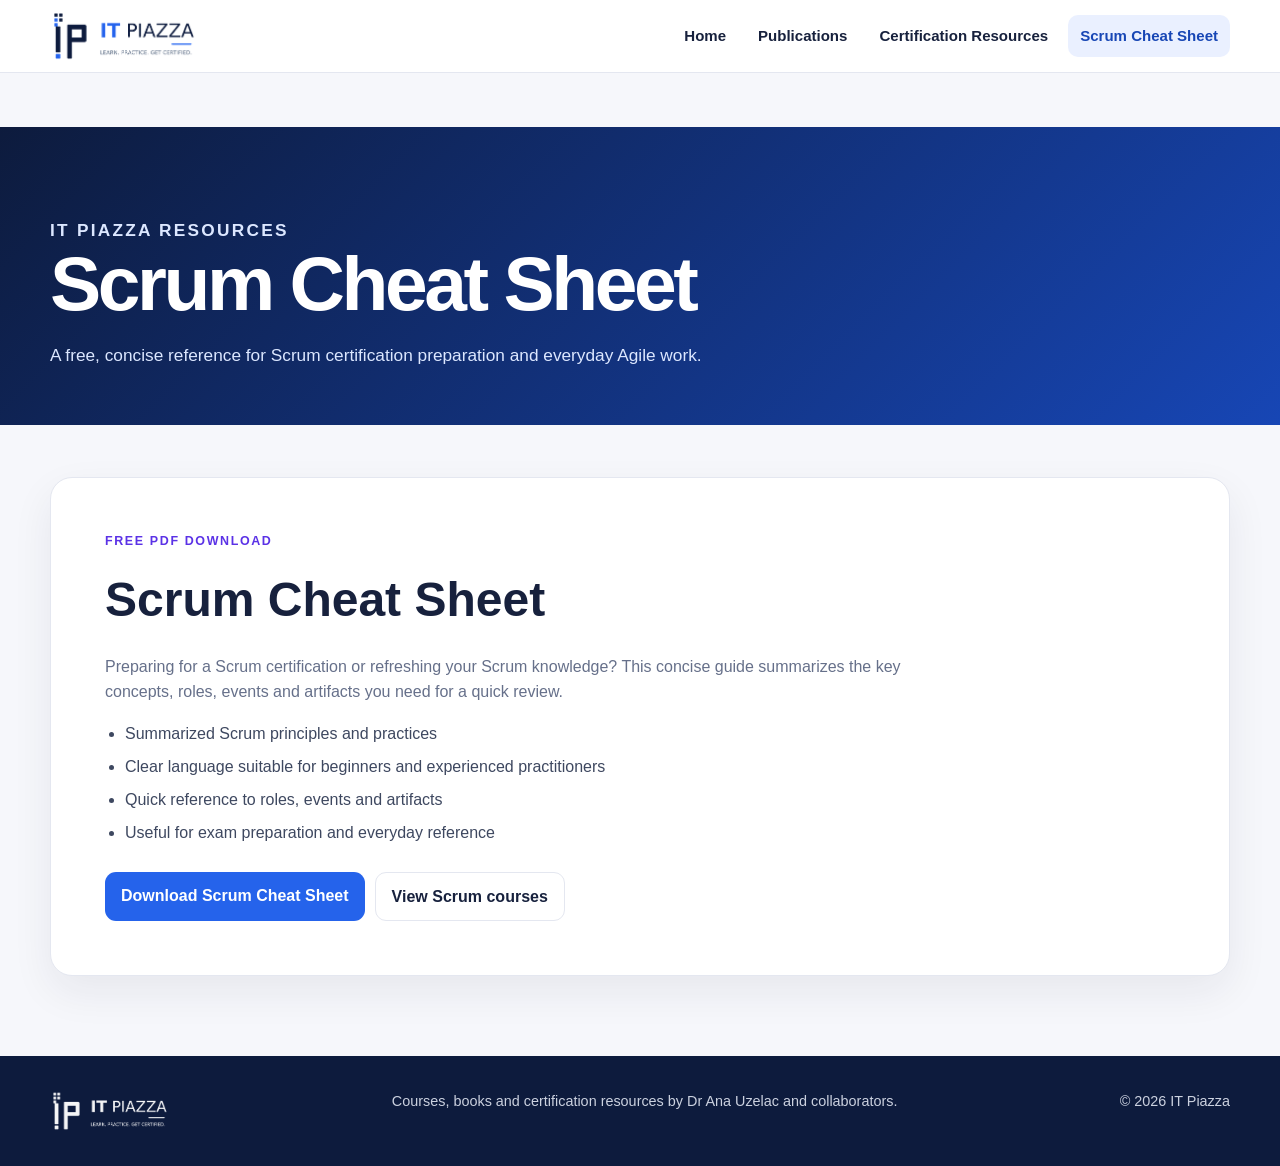
<file: scrum-certificates/index.html>
<!doctype html><html lang="en"><head><meta charset="utf-8"><meta name="viewport" content="width=device-width,initial-scale=1"><title>Scrum Cheat Sheet | IT Piazza</title><meta name="description" content="Download a free Scrum cheat sheet covering principles, roles, events and artifacts."><link rel="canonical" href="https://itpiazza.net/scrum-certificates/"><link rel="icon" href="/assets/images/favicon.ico" sizes="any"><link rel="icon" type="image/png" sizes="32x32" href="/assets/images/favicon-32.png"><link rel="apple-touch-icon" href="/assets/images/apple-touch-icon.png"><link rel="stylesheet" href="/assets/css/site.css"></head><body><header class="site-header"><div class="header-inner"><a class="brand" href="/"><img src="/assets/images/itpiazza-logo-header.png" alt="IT Piazza — Learn. Practice. Get Certified."></a><button class="menu-toggle" aria-label="Toggle navigation" onclick="document.querySelector('.site-nav').classList.toggle('open')">☰</button><nav class="site-nav"><a href="/">Home</a><a href="/publications/">Publications</a><a href="/certifications/">Certification Resources</a><a href="/scrum-certificates/" aria-current="page">Scrum Cheat Sheet</a></nav></div></header><section class="page-hero"><div class="hero-inner"><p class="eyebrow">IT Piazza resources</p><h1>Scrum Cheat Sheet</h1><p>A free, concise reference for Scrum certification preparation and everyday Agile work.</p></div></section><main class="content"><article class="wide-card"><p class="eyebrow" style="color:#5b32e6">Free PDF download</p><h2>Scrum Cheat Sheet</h2><p>Preparing for a Scrum certification or refreshing your Scrum knowledge? This concise guide summarizes the key concepts, roles, events and artifacts you need for a quick review.</p><ul class="feature-list"><li>Summarized Scrum principles and practices</li><li>Clear language suitable for beginners and experienced practitioners</li><li>Quick reference to roles, events and artifacts</li><li>Useful for exam preparation and everyday reference</li></ul><div class="button-row" style="margin-top:26px"><a class="btn" href="/downloads/Scrum-cheetsheet-final.pdf">Download Scrum Cheat Sheet</a><a class="btn secondary" href="/publications/#scrum">View Scrum courses</a></div></article></main><footer class="site-footer"><div class="footer-inner"><a class="footer-brand" href="/"><img src="/assets/images/itpiazza-logo-header.png" alt="IT Piazza"></a><span>Courses, books and certification resources by Dr Ana Uzelac and collaborators.</span><span>© 2026 IT Piazza</span></div></footer></body></html>
</file>
<file: assets/css/site.css>
:root {
      --page: #f6f7f9;
      --card: #ffffff;
      --text: #1d2433;
      --muted: #657084;
      --line: #e3e7ee;
      --accent: #f5b223;
      --accent-dark: #c98800;
      --max: 1120px;
      --radius: 18px;
    }

    * { box-sizing: border-box; }

    html { scroll-behavior: smooth; }

    body {
      margin: 0;
      color: var(--text);
      background: var(--page);
      font-family: Arial, Helvetica, sans-serif;
      line-height: 1.55;
    }

    a { color: inherit; }

    .hero {
      padding: 72px 24px 58px;
      background: linear-gradient(135deg, #202838, #111722);
      color: #fff;
      text-align: center;
    }

    .hero img {
      width: 74px;
      height: 74px;
      object-fit: contain;
      margin-bottom: 18px;
    }

    .hero h1 {
      margin: 0;
      font-size: clamp(2.2rem, 5vw, 4.2rem);
      line-height: 1.05;
    }

    .hero p {
      max-width: 680px;
      margin: 18px auto 0;
      color: #d4dae5;
      font-size: 1.05rem;
    }

    .nav {
      position: sticky;
      top: 0;
      z-index: 10;
      display: flex;
      gap: 10px;
      overflow-x: auto;
      padding: 12px 20px;
      border-bottom: 1px solid var(--line);
      background: rgba(255,255,255,.94);
      backdrop-filter: blur(10px);
      scrollbar-width: none;
    }

    .nav::-webkit-scrollbar { display: none; }

    .nav a {
      flex: 0 0 auto;
      padding: 9px 14px;
      border-radius: 999px;
      background: #f0f2f6;
      text-decoration: none;
      font-size: .9rem;
      font-weight: 700;
    }

    .nav a:hover { background: #e5e9f0; }

    main {
      width: min(var(--max), calc(100% - 32px));
      margin: 0 auto;
      padding: 48px 0 76px;
    }

    section { margin-top: 54px; }
    section:first-child { margin-top: 0; }

    .section-head {
      display: flex;
      align-items: end;
      justify-content: space-between;
      gap: 20px;
      margin-bottom: 22px;
    }

    .section-head h2 {
      margin: 0;
      font-size: clamp(1.65rem, 3vw, 2.35rem);
    }

    .section-head span {
      color: var(--muted);
      font-size: .95rem;
    }

    .grid {
      display: grid;
      grid-template-columns: repeat(2, minmax(0, 1fr));
      gap: 24px;
    }

    .card {
      display: flex;
      flex-direction: column;
      overflow: hidden;
      border: 1px solid var(--line);
      border-radius: var(--radius);
      background: var(--card);
      box-shadow: 0 10px 30px rgba(25, 35, 55, .06);
    }

    .card-image {
      display: block;
      aspect-ratio: 16 / 9;
      overflow: hidden;
      background: #eceff4;
    }

    .card-image img {
      width: 100%;
      height: 100%;
      display: block;
      object-fit: cover;
      transition: transform .25s ease;
    }

    .card:hover .card-image img { transform: scale(1.025); }

    .card-body {
      display: flex;
      flex: 1;
      flex-direction: column;
      padding: 24px;
    }

    .card h3 {
      margin: 0 0 12px;
      font-size: 1.25rem;
      line-height: 1.3;
    }

    .card h3 a {
      text-decoration: none;
    }

    .card h3 a:hover { text-decoration: underline; }

    .authors {
      margin: 0 0 16px;
      color: var(--muted);
      font-size: .93rem;
    }

    .authors a {
      text-decoration: none;
      border-bottom: 1px solid #cfd5de;
    }

    .features {
      margin: 0 0 22px;
      padding-left: 20px;
      color: #3c4657;
    }

    .features li + li { margin-top: 6px; }

    .actions {
      display: flex;
      flex-wrap: wrap;
      gap: 10px;
      margin-top: auto;
    }

    .button {
      display: inline-block;
      padding: 11px 16px;
      border-radius: 10px;
      background: var(--accent);
      color: #171717;
      font-weight: 800;
      text-decoration: none;
    }

    .button:hover { background: #ffbf31; }

    .button.secondary {
      border: 1px solid var(--line);
      background: #fff;
      color: var(--text);
    }

    .button.secondary:hover { background: #f5f7fa; }

    .badge {
      display: inline-block;
      width: fit-content;
      margin-bottom: 12px;
      padding: 5px 9px;
      border-radius: 999px;
      background: #eef1f5;
      color: #586274;
      font-size: .78rem;
      font-weight: 800;
      text-transform: uppercase;
      letter-spacing: .04em;
    }

    footer {
      padding: 32px 20px;
      background: #111722;
      color: #cfd5df;
      text-align: center;
      font-size: .9rem;
    }

    @media (max-width: 760px) {
      .hero { padding: 54px 20px 42px; }
      main { width: min(100% - 24px, var(--max)); padding-top: 34px; }
      .grid { grid-template-columns: 1fr; gap: 18px; }
      .section-head { align-items: start; flex-direction: column; gap: 4px; }
      section { margin-top: 42px; }
      .card-body { padding: 20px; }
    }
  

:root{--ink:#17213d;--muted:#66708a;--purple:#2563eb;--purple-dark:#1746b5;--gold:#f5b700;--paper:#f6f7fb;--white:#fff;--line:#e4e7f0;--max:1180px}
*{box-sizing:border-box}html{scroll-behavior:smooth}body{margin:0;background:var(--paper);color:var(--ink);font-family:Arial,Helvetica,sans-serif;line-height:1.58}a{color:inherit}.site-header{position:sticky;top:0;z-index:100;background:rgba(255,255,255,.95);backdrop-filter:blur(12px);border-bottom:1px solid var(--line)}.header-inner{width:min(var(--max),calc(100% - 32px));height:72px;margin:auto;display:flex;align-items:center;justify-content:space-between;gap:24px}.brand{font-size:1.35rem;font-weight:900;text-decoration:none;letter-spacing:-.03em}.brand span{color:var(--purple)}.site-nav{display:flex;align-items:center;gap:8px}.site-nav a{padding:9px 12px;border-radius:10px;text-decoration:none;font-weight:700;font-size:.94rem}.site-nav a:hover,.site-nav a[aria-current="page"]{background:#eaf0ff;color:var(--purple-dark)}.menu-toggle{display:none;border:1px solid var(--line);background:#fff;border-radius:10px;padding:8px 11px;font-size:1.2rem}.page-hero{padding:72px 24px 56px;background:linear-gradient(135deg,#0d1b3d,#1746b5);color:#fff}.hero-inner{width:min(var(--max),100%);margin:auto}.eyebrow{margin:0 0 10px;text-transform:uppercase;letter-spacing:.13em;font-size:.78rem;font-weight:800;color:#bcd0ff}.page-hero h1{margin:0;font-size:clamp(2.4rem,6vw,4.8rem);line-height:1.04;letter-spacing:-.045em}.page-hero p{max-width:740px;margin:18px 0 0;color:#dce7ff;font-size:1.08rem}.content{width:min(var(--max),calc(100% - 32px));margin:auto;padding:52px 0 80px}.resource-grid{display:grid;grid-template-columns:repeat(2,minmax(0,1fr));gap:24px}.resource-card{background:#fff;border:1px solid var(--line);border-radius:18px;padding:28px;box-shadow:0 12px 32px rgba(26,31,56,.06);display:flex;flex-direction:column;min-height:270px}.resource-icon{width:52px;height:52px;display:grid;place-items:center;border-radius:15px;background:#eaf0ff;color:var(--purple);font-weight:900;margin-bottom:20px}.resource-card h2{margin:0 0 8px;font-size:1.45rem;line-height:1.25}.resource-card p{color:var(--muted);margin:0 0 20px}.button-row{display:flex;gap:10px;flex-wrap:wrap;margin-top:auto}.btn{display:inline-block;background:var(--purple);color:#fff;text-decoration:none;font-weight:800;border-radius:11px;padding:11px 16px}.btn:hover{background:var(--purple-dark)}.btn.secondary{background:#fff;color:var(--ink);border:1px solid var(--line)}.feature-list{padding-left:20px;color:#3e4860}.feature-list li+li{margin-top:8px}.wide-card{background:#fff;border:1px solid var(--line);border-radius:22px;padding:clamp(28px,5vw,54px);box-shadow:0 16px 42px rgba(26,31,56,.07)}.wide-card h2{font-size:clamp(1.8rem,4vw,3rem);margin:0 0 16px}.wide-card p{color:var(--muted);max-width:850px}.site-footer{background:#0d1b3d;color:#cbd1df;padding:34px 20px}.footer-inner{width:min(var(--max),100%);margin:auto;display:flex;justify-content:space-between;gap:20px;flex-wrap:wrap}.site-footer a{color:#fff}.home-grid{display:grid;grid-template-columns:repeat(3,minmax(0,1fr));gap:22px}.home-card{background:#fff;border:1px solid var(--line);border-radius:18px;padding:26px;text-decoration:none;box-shadow:0 10px 28px rgba(26,31,56,.05)}.home-card:hover{transform:translateY(-2px)}.home-card h2{margin:0 0 8px}.home-card p{margin:0;color:var(--muted)}
@media(max-width:780px){.menu-toggle{display:block}.site-nav{display:none;position:absolute;top:72px;left:0;right:0;background:#fff;border-bottom:1px solid var(--line);padding:12px 16px;flex-direction:column;align-items:stretch}.site-nav.open{display:flex}.site-nav a{padding:12px}.resource-grid,.home-grid{grid-template-columns:1fr}.page-hero{padding-top:52px}.header-inner{height:64px}.site-nav{top:64px}}

body .hero,body>.nav{display:none!important}.content.publications-content{padding-top:48px}.content.publications-content section{margin-top:54px}.content.publications-content section:first-child{margin-top:0}.content.publications-content .grid{display:grid;grid-template-columns:repeat(2,minmax(0,1fr));gap:24px}.content.publications-content .card{background:#fff}.content.publications-content main{width:auto;margin:0;padding:0}.content.publications-content .section-head{margin-bottom:22px}@media(max-width:760px){.content.publications-content .grid{grid-template-columns:1fr}}


.brand{
  display:flex;
  align-items:center;
  flex:0 0 auto;
  text-decoration:none;
}
.brand img{
  display:block;
  width:auto;
  height:52px;
  max-width:min(310px,42vw);
  object-fit:contain;
}
.footer-brand{
  display:flex;
  align-items:center;
  text-decoration:none;
}
.footer-brand img{
  width:auto;
  height:42px;
  max-width:250px;
  object-fit:contain;
  filter:brightness(0) invert(1);
  opacity:.96;
}
@media(max-width:780px){
  .brand img{height:43px;max-width:230px}
  .footer-brand img{height:36px;max-width:210px}
}



/* ============================
   Modern IT Piazza homepage
   ============================ */
.homepage {
  --home-navy: #0d1b3d;
  --home-blue: #2563eb;
  --home-blue-dark: #1746b5;
  --home-soft: #eef4ff;
  --home-pale: #f7f9fe;
  --home-slate: #64748b;
  --home-border: #dfe7f4;
  background: #fff;
}

.homepage .site-header { box-shadow: 0 5px 24px rgba(13,27,61,.04); }
.homepage .header-inner { max-width: 1280px; }
.homepage .site-nav { gap: 4px; }
.homepage .site-nav .nav-cta {
  margin-left: 8px;
  background: var(--home-blue);
  color: white;
  padding-inline: 18px;
}
.homepage .site-nav .nav-cta:hover { background: var(--home-blue-dark); color: white; }

.homepage-main { width: 100%; margin: 0; padding: 0; }
.homepage-main section { margin-top: 0; }

.home-hero {
  overflow: hidden;
  background:
    radial-gradient(circle at 72% 25%, rgba(37,99,235,.13), transparent 33%),
    linear-gradient(135deg, #fff 0%, #f5f8ff 72%, #edf3ff 100%);
  border-bottom: 1px solid #edf1f8;
}
.home-hero-inner {
  width: min(1280px, calc(100% - 40px));
  min-height: 610px;
  margin: auto;
  display: grid;
  grid-template-columns: .9fr 1.1fr;
  align-items: center;
  gap: 45px;
  padding: 72px 0 62px;
}
.hero-copy { position: relative; z-index: 2; }
.home-eyebrow,.section-kicker {
  margin: 0 0 10px;
  color: var(--home-blue);
  font-size: .78rem;
  font-weight: 900;
  letter-spacing: .14em;
  text-transform: uppercase;
}
.hero-copy h1 {
  margin: 0;
  color: var(--home-navy);
  font-size: clamp(3.2rem, 6vw, 5.8rem);
  line-height: .98;
  letter-spacing: -.055em;
}
.hero-copy h1 span { color: var(--home-blue); }
.hero-lead {
  max-width: 610px;
  margin: 25px 0 0;
  color: #45516b;
  font-size: clamp(1rem, 1.6vw, 1.18rem);
  line-height: 1.75;
}
.hero-actions { display: flex; flex-wrap: wrap; gap: 13px; margin-top: 31px; }
.homepage .btn {
  border: 1px solid transparent;
  border-radius: 10px;
  padding: 13px 19px;
  box-shadow: none;
  transition: transform .18s ease, box-shadow .18s ease, background .18s ease;
}
.homepage .btn:hover { transform: translateY(-2px); }
.home-primary { background: var(--home-blue); }
.home-primary:hover { box-shadow: 0 10px 24px rgba(37,99,235,.22); }
.home-secondary {
  background: white !important;
  color: var(--home-navy) !important;
  border-color: #bfd0ef !important;
}
.trust-line {
  display: flex;
  flex-wrap: wrap;
  align-items: center;
  gap: 9px;
  margin-top: 25px;
  color: var(--home-slate);
  font-size: .88rem;
}
.trust-dot {
  width: 23px; height: 23px; display: inline-grid; place-items: center;
  background: #e1ebff; color: var(--home-blue); border-radius: 50%; font-weight: 900;
}
.trust-separator { color: #bdc7d9; }

.hero-visual { position: relative; min-height: 470px; }
.visual-glow {
  position: absolute; inset: 8% 3% 4% 5%;
  border-radius: 48% 52% 46% 54%;
  background: linear-gradient(145deg, rgba(37,99,235,.10), rgba(255,255,255,.35));
}
.code-card {
  position: absolute; width: 55%; height: 56%; left: 31%; top: 13%;
  border: 8px solid #172542; border-radius: 18px 18px 12px 12px;
  background: #0e1b35; transform: rotate(-4deg);
  box-shadow: 0 28px 45px rgba(23,37,66,.22);
}
.code-top { display: flex; gap: 7px; padding: 13px 15px; border-bottom: 1px solid #293a5c; }
.code-top span { width: 8px; height: 8px; border-radius: 50%; background: #536481; }
.code-top span:first-child { background: #ff6b6b; }
.code-top span:nth-child(2) { background: #f9c74f; }
.code-top span:nth-child(3) { background: #54d39f; }
.code-lines { padding: 30px 28px; }
.code-lines i { display: block; height: 7px; border-radius: 8px; margin: 13px 0; background: #315580; }
.code-lines .l1 { width: 73%; background: #2563eb; }
.code-lines .l2 { width: 45%; margin-left: 12%; background: #42b6ca; }
.code-lines .l3 { width: 66%; margin-left: 20%; background: #8b5cf6; }
.code-lines .l4 { width: 51%; margin-left: 8%; background: #ec6d7a; }
.code-lines .l5 { width: 75%; margin-left: 16%; }
.code-lines .l6 { width: 42%; margin-left: 25%; background: #57c38b; }

.book-stack { position: absolute; left: 4%; bottom: 10%; width: 39%; transform: rotate(-4deg); z-index: 2; }
.book {
  height: 53px; margin-top: -4px; border-radius: 7px 13px 13px 7px;
  display: flex; align-items: center; padding-left: 24px;
  color: white; font-weight: 900; letter-spacing: .06em;
  box-shadow: 0 8px 14px rgba(13,27,61,.18);
  border-left: 8px solid rgba(255,255,255,.25);
}
.python-book { background: #2266bc; }
.oracle-book { background: #b93838; }
.scrum-book { background: #278d63; }
.testing-book { background: #6652aa; }

.certificate-card {
  position: absolute; right: 0; bottom: 0; width: 42%; height: 33%;
  padding: 26px; background: white; border: 1px solid #dae3f1;
  border-radius: 8px; transform: rotate(8deg); z-index: 3;
  box-shadow: 0 18px 38px rgba(13,27,61,.14);
}
.certificate-title { color: var(--home-navy); font-weight: 900; text-align: center; letter-spacing: .08em; }
.certificate-line { width: 70%; height: 5px; margin: 25px auto 0; background: #dfe6f2; border-radius: 4px; }
.certificate-line.short { width: 46%; margin-top: 12px; }
.certificate-seal {
  position: absolute; width: 48px; height: 48px; right: 24px; bottom: 20px;
  display: grid; place-items: center; border-radius: 50%;
  background: var(--home-blue); color: white; font-size: 1.35rem; font-weight: 900;
}
.floating-code,.floating-chart {
  position: absolute; display: grid; place-items: center; z-index: 4;
  width: 58px; height: 58px; border-radius: 14px;
  background: rgba(255,255,255,.8); color: var(--home-blue);
  font-size: 1.35rem; font-weight: 900; box-shadow: 0 12px 30px rgba(37,99,235,.10);
}
.floating-code { left: 17%; top: 6%; }
.floating-chart { right: 5%; top: 10%; }

.home-section,.resources-section,.about-section {
  width: min(1280px, calc(100% - 40px));
  margin-inline: auto !important;
  padding: 74px 0;
}
.section-title-row {
  display: flex; justify-content: space-between; align-items: flex-end; gap: 20px; margin-bottom: 27px;
}
.section-title-row h2,.benefits-intro h2,.about-copy h2 {
  margin: 0; color: var(--home-navy); font-size: clamp(1.8rem, 3.2vw, 2.75rem); letter-spacing: -.035em;
}
.section-title-row p:not(.section-kicker),.benefits-intro>p:last-child {
  margin: 8px 0 0; color: var(--home-slate);
}
.section-title-row>a,.text-link {
  color: var(--home-blue); text-decoration: none; font-weight: 800;
}

.topic-grid { display: grid; grid-template-columns: repeat(5, 1fr); gap: 16px; }
.topic-card {
  min-height: 250px; padding: 25px 20px 21px; text-align: center; text-decoration: none;
  border: 1px solid var(--home-border); border-radius: 15px; background: white;
  box-shadow: 0 10px 25px rgba(13,27,61,.055);
  transition: transform .18s ease, box-shadow .18s ease, border-color .18s ease;
}
.topic-card:hover { transform: translateY(-5px); box-shadow: 0 17px 34px rgba(13,27,61,.1); border-color: #bdcff0; }
.topic-icon {
  width: 58px; height: 58px; margin: 0 auto 17px; display: grid; place-items: center;
  border-radius: 16px; color: white; font-size: 1.2rem; font-weight: 900;
}
.python-icon { background: linear-gradient(135deg,#2563eb,#f4c542); }
.oracle-icon { background: #e2463f; }
.excel-icon { background: #168554; }
.scrum-icon { background: #2697a8; }
.testing-icon { background: #7950b8; }
.topic-card h3 { margin: 0 0 9px; font-size: 1.15rem; color: var(--home-navy); }
.topic-card p { min-height: 66px; margin: 0; color: var(--home-slate); font-size: .91rem; }
.topic-card span { display: inline-block; margin-top: 17px; color: var(--home-blue); font-weight: 800; font-size: .9rem; }

.benefits-section {
  padding: 68px max(20px, calc((100% - 1280px)/2));
  background: linear-gradient(180deg,#f9fbff,#f3f7ff);
  display: grid; grid-template-columns: 1.2fr 3.8fr; align-items: center; gap: 55px;
  border-block: 1px solid #e8eef8;
}
.benefits-intro p { color: var(--home-slate); }
.benefit-grid { display: grid; grid-template-columns: repeat(4,1fr); }
.benefit { padding: 8px 22px; text-align: center; border-left: 1px solid #dce5f2; }
.benefit:first-child { border-left: 0; }
.benefit-icon {
  width: 58px; height: 58px; margin: 0 auto 16px; display: grid; place-items: center;
  border-radius: 50%; background: #e5eeff; color: var(--home-blue); font-size: 1.3rem; font-weight: 900;
}
.benefit h3 { margin: 0 0 9px; font-size: 1rem; color: var(--home-navy); }
.benefit p { margin: 0; color: var(--home-slate); font-size: .88rem; }

.showcase-section { display: grid; grid-template-columns: 1fr 1fr; gap: 50px; }
.section-title-row.compact { align-items: center; margin-bottom: 21px; }
.section-title-row.compact h2 { font-size: 1.75rem; }
.mini-card-grid { display: grid; gap: 14px; }
.feature-tile {
  display: grid; grid-template-columns: 100px 1fr; gap: 19px; align-items: center;
  padding: 16px; border: 1px solid var(--home-border); border-radius: 14px;
  text-decoration: none; background: white; box-shadow: 0 8px 20px rgba(13,27,61,.04);
}
.tile-cover {
  height: 125px; display: flex; align-items: flex-end; padding: 15px;
  border-radius: 8px; color: white; font-weight: 900; font-size: 1.1rem;
  box-shadow: inset 0 0 0 1px rgba(255,255,255,.25);
}
.tile-python { background: linear-gradient(145deg,#143b7a,#2473ce); }
.tile-oracle { background: linear-gradient(145deg,#681d1d,#c43a32); }
.feature-tile h3 { margin: 0 0 5px; color: var(--home-navy); }
.feature-tile p { margin: 0 0 10px; color: var(--home-slate); font-size: .9rem; }
.feature-tile span { color: var(--home-blue); font-size: .88rem; font-weight: 800; }

.cert-grid { display: grid; grid-template-columns: repeat(2,1fr); gap: 14px; }
.cert-card {
  min-height: 122px; display: flex; flex-direction: column; justify-content: center; align-items: center;
  padding: 18px; text-decoration: none; text-align: center; border: 1px solid var(--home-border);
  border-radius: 14px; background: white; box-shadow: 0 8px 20px rgba(13,27,61,.04);
}
.cert-card strong { color: var(--home-navy); font-size: 1.13rem; }
.cert-card small { margin-top: 7px; color: var(--home-slate); }

.resources-section { padding-top: 52px; }
.resource-shortcuts { display: grid; grid-template-columns: repeat(4,1fr); gap: 15px; }
.resource-shortcuts>a {
  display: grid; grid-template-columns: 45px 1fr auto; align-items: center; gap: 13px;
  padding: 19px; border: 1px solid var(--home-border); border-radius: 13px;
  background: white; color: var(--home-navy); text-decoration: none;
  box-shadow: 0 8px 20px rgba(13,27,61,.045);
}
.shortcut-icon {
  width: 42px; height: 42px; display: grid; place-items: center; border-radius: 11px;
  background: #e9f0ff; color: var(--home-blue); font-weight: 900; font-size: 1.1rem;
}
.resource-shortcuts strong,.resource-shortcuts small { display: block; }
.resource-shortcuts small { color: var(--home-slate); margin-top: 3px; }
.resource-shortcuts b { color: var(--home-blue); font-size: 1.4rem; }

.stats-strip {
  padding: 31px max(20px, calc((100% - 1280px)/2));
  background: var(--home-navy); color: white;
  display: grid; grid-template-columns: repeat(4,1fr);
}
.stats-strip>div { padding: 0 28px; border-left: 1px solid rgba(255,255,255,.18); text-align: center; }
.stats-strip>div:first-child { border-left: 0; }
.stats-strip strong,.stats-strip span { display: block; }
.stats-strip strong { font-size: clamp(1.2rem,2vw,1.8rem); }
.stats-strip span { margin-top: 2px; color: #c8d3e9; font-size: .88rem; }

.about-section {
  display: grid; grid-template-columns: 170px 1.55fr 1fr; align-items: center; gap: 42px;
}
.about-mark {
  width: 150px; height: 150px; display: grid; place-items: center;
  border-radius: 50%; background: linear-gradient(145deg,#edf3ff,#dce9ff);
}
.about-mark img { width: 98px; height: 98px; object-fit: contain; }
.about-copy p { color: var(--home-slate); }
.about-points { padding-left: 35px; border-left: 1px solid #dce5f2; }
.about-points>div { display: grid; grid-template-columns: 48px 1fr; gap: 15px; align-items: start; }
.about-points>div+div { margin-top: 25px; }
.about-points span {
  width: 46px; height: 46px; display: grid; place-items: center; border-radius: 50%;
  background: #eaf1ff; color: var(--home-blue); font-size: 1.2rem;
}
.about-points p { margin: 0; color: var(--home-slate); font-size: .91rem; }
.about-points strong { color: var(--home-navy); }

.modern-footer { padding: 55px 20px 20px; background: #071631; color: #c8d2e6; text-align: left; }
.modern-footer-inner {
  width: min(1280px,100%); margin: auto; display: grid; grid-template-columns: 1.1fr 1.7fr; gap: 60px;
}
.modern-footer .footer-brand img { filter: brightness(0) invert(1); height: 48px; }
.footer-brand-block p { margin: 15px 0 0; color: #9eacc5; }
.footer-links { display: grid; grid-template-columns: repeat(3,1fr); gap: 35px; }
.footer-links strong,.footer-links a { display: block; }
.footer-links strong { color: white; margin-bottom: 13px; }
.footer-links a { margin-top: 8px; color: #c8d2e6; text-decoration: none; font-size: .9rem; }
.footer-links a:hover { color: white; }
.footer-bottom {
  width: min(1280px,100%); margin: 42px auto 0; padding-top: 18px;
  border-top: 1px solid rgba(255,255,255,.12); color: #91a0ba; font-size: .86rem;
}

@media (max-width: 1050px) {
  .home-hero-inner { grid-template-columns: 1fr 1fr; }
  .topic-grid { grid-template-columns: repeat(3,1fr); }
  .benefits-section { grid-template-columns: 1fr; gap: 35px; }
  .benefit-grid { max-width: 900px; }
  .resource-shortcuts { grid-template-columns: repeat(2,1fr); }
  .about-section { grid-template-columns: 140px 1fr; }
  .about-points { grid-column: 1/-1; border-left: 0; padding-left: 0; display: grid; grid-template-columns: repeat(2,1fr); gap: 24px; }
  .about-points>div+div { margin-top: 0; }
}
@media (max-width: 780px) {
  .homepage .site-nav .nav-cta { margin-left: 0; }
  .home-hero-inner { grid-template-columns: 1fr; padding-top: 52px; }
  .hero-visual { min-height: 390px; }
  .topic-grid { grid-template-columns: repeat(2,1fr); }
  .benefit-grid { grid-template-columns: repeat(2,1fr); gap: 28px 0; }
  .benefit:nth-child(3) { border-left: 0; }
  .showcase-section { grid-template-columns: 1fr; }
  .stats-strip { grid-template-columns: repeat(2,1fr); gap: 26px 0; }
  .stats-strip>div:nth-child(3) { border-left: 0; }
  .about-section { grid-template-columns: 1fr; text-align: left; }
  .about-mark { width: 125px; height: 125px; }
  .about-mark img { width: 82px; height: 82px; }
  .about-points { grid-template-columns: 1fr; }
  .modern-footer-inner { grid-template-columns: 1fr; }
}
@media (max-width: 540px) {
  .home-hero-inner,.home-section,.resources-section,.about-section { width: min(100% - 26px,1280px); }
  .hero-copy h1 { font-size: 3.1rem; }
  .hero-actions .btn { width: 100%; text-align: center; }
  .hero-visual { min-height: 320px; transform: scale(.9); transform-origin: center top; margin-bottom: -30px; }
  .code-card { width: 65%; left: 28%; }
  .book-stack { width: 44%; left: 0; }
  .certificate-card { width: 46%; }
  .topic-grid,.resource-shortcuts,.cert-grid { grid-template-columns: 1fr; }
  .topic-card { min-height: auto; }
  .topic-card p { min-height: auto; }
  .benefit-grid { grid-template-columns: 1fr; }
  .benefit { border-left: 0; border-top: 1px solid #dce5f2; padding: 24px 12px; }
  .benefit:first-child { border-top: 0; }
  .stats-strip { grid-template-columns: 1fr; }
  .stats-strip>div { border-left: 0; border-top: 1px solid rgba(255,255,255,.16); padding: 20px; }
  .stats-strip>div:first-child { border-top: 0; }
  .footer-links { grid-template-columns: 1fr 1fr; }
  .feature-tile { grid-template-columns: 80px 1fr; }
  .tile-cover { height: 110px; padding: 10px; font-size: .9rem; }
}


/* ============================
   Publications catalogue
   ============================ */
.catalogue-main{background:#fff;color:#0d1b3d}
.catalogue-main section{margin-top:0}
.catalogue-hero{overflow:hidden;background:radial-gradient(circle at 78% 15%,rgba(37,99,235,.15),transparent 32%),linear-gradient(135deg,#fff,#f3f7ff);border-bottom:1px solid #e7edf7}
.catalogue-hero-inner{width:min(1280px,calc(100% - 40px));min-height:480px;margin:auto;display:grid;grid-template-columns:1.25fr .75fr;align-items:center;gap:65px;padding:64px 0}
.catalogue-hero-copy h1{margin:0;color:#0d1b3d;font-size:clamp(2.9rem,5vw,5rem);line-height:1.02;letter-spacing:-.055em}
.catalogue-hero-copy h1 span{color:#2563eb}
.catalogue-hero-copy>p:last-of-type{max-width:720px;margin:24px 0 0;color:#536079;font-size:1.08rem;line-height:1.75}
.catalogue-summary{display:flex;flex-wrap:wrap;gap:0;margin-top:31px}
.catalogue-summary>div{padding:0 28px;border-left:1px solid #d6e0ef}
.catalogue-summary>div:first-child{padding-left:0;border-left:0}
.catalogue-summary strong,.catalogue-summary span{display:block}
.catalogue-summary strong{font-size:1.24rem;color:#0d1b3d}
.catalogue-summary span{margin-top:3px;color:#64748b;font-size:.84rem}
.catalogue-hero-panel{position:relative;min-height:340px;perspective:900px}
.catalogue-stack-card{position:absolute;left:8%;width:78%;height:72px;padding:0 25px;display:flex;align-items:center;gap:20px;border-radius:12px;color:white;box-shadow:0 19px 30px rgba(13,27,61,.16);transform:rotate(-4deg);border-left:9px solid rgba(255,255,255,.28)}
.catalogue-stack-card b{width:47px;font-size:1.25rem;letter-spacing:-.04em}
.catalogue-stack-card span{font-size:1.08rem;font-weight:850;letter-spacing:.05em;text-transform:uppercase}
.catalogue-stack-card.python{top:5%;background:#2563a9}.catalogue-stack-card.oracle{top:24%;left:12%;background:#b83a36}.catalogue-stack-card.scrum{top:43%;left:16%;background:#248763}.catalogue-stack-card.excel{top:62%;left:20%;background:#177849}.catalogue-stack-card.testing{top:81%;left:24%;background:#6650a8}
.catalogue-controls{position:sticky;top:77px;z-index:20;background:rgba(255,255,255,.96);backdrop-filter:blur(13px);border-bottom:1px solid #e6edf7;box-shadow:0 7px 22px rgba(13,27,61,.035)}
.catalogue-controls-inner{width:min(1280px,calc(100% - 40px));margin:auto;padding:24px 0 19px}
.catalogue-search{display:grid;grid-template-columns:auto minmax(250px,430px);gap:22px;align-items:center}
.catalogue-search label{font-weight:850;color:#0d1b3d}
.search-field{height:46px;display:flex;align-items:center;gap:10px;padding:0 15px;border:1px solid #d9e3f2;border-radius:11px;background:#f9fbff}
.search-field span{color:#2563eb;font-size:1.35rem}.search-field input{width:100%;border:0;outline:0;background:transparent;color:#0d1b3d;font:inherit}
.filter-wrap{display:flex;flex-wrap:wrap;gap:9px;margin-top:17px}
.filter-button{border:1px solid #d8e2f0;border-radius:999px;padding:8px 14px;background:white;color:#4f5d75;font:inherit;font-size:.88rem;font-weight:750;cursor:pointer;transition:.18s ease}
.filter-button:hover,.filter-button.active{background:#2563eb;border-color:#2563eb;color:white}
.catalogue-result-count{margin:13px 0 0;color:#64748b;font-size:.85rem}.catalogue-result-count strong{color:#0d1b3d}
.catalogue-content{width:min(1280px,calc(100% - 40px));margin:auto;padding:45px 0 75px}
.catalogue-section{padding:38px 0 20px;scroll-margin-top:230px}
.catalogue-section+.catalogue-section{border-top:1px solid #e8edf5}
.catalogue-section .section-head{margin-bottom:24px;align-items:flex-end}
.catalogue-section .section-head h2{font-size:clamp(1.65rem,3vw,2.25rem);letter-spacing:-.035em}
.catalogue-section .grid{grid-template-columns:repeat(3,minmax(0,1fr));gap:22px}
.catalogue-card{overflow:hidden;border:1px solid #dfe7f3;border-radius:16px;background:white;box-shadow:0 10px 29px rgba(13,27,61,.06);transition:transform .18s ease,box-shadow .18s ease,border-color .18s ease}
.catalogue-card:hover{transform:translateY(-5px);border-color:#bdcff0;box-shadow:0 20px 40px rgba(13,27,61,.11)}
.catalogue-card[hidden],.catalogue-section[hidden]{display:none!important}
.catalogue-card .card-image{aspect-ratio:16/9;background:#f2f5fa}
.catalogue-card .card-image img{width:100%;height:100%;object-fit:cover;transition:transform .25s ease}
.catalogue-card:hover .card-image img{transform:scale(1.025)}
.catalogue-card .card-body{padding:20px 21px 22px;display:flex;flex-direction:column;height:calc(100% - auto)}
.card-meta-row{min-height:25px;display:flex;align-items:center;flex-wrap:wrap;gap:8px;margin-bottom:11px}
.resource-type,.offer-badge{display:inline-flex;align-items:center;min-height:25px;padding:4px 9px;border-radius:999px;font-size:.72rem;font-weight:900;letter-spacing:.04em;text-transform:uppercase}
.resource-type{background:#eaf1ff;color:#1746b5}.offer-badge{background:#eef8ef;color:#237545}.offer-badge:has(+*){background:#eef8ef}
.catalogue-card h3{font-size:1.12rem;line-height:1.38}.catalogue-card h3 a{color:#0d1b3d}.catalogue-card .authors{font-size:.82rem;color:#6d7890}
.catalogue-card .features{margin:14px 0 18px;color:#4e5b72;font-size:.89rem}.catalogue-card .features li{margin-bottom:7px}
.catalogue-card .actions{margin-top:auto;padding-top:4px}.catalogue-card .button{border-radius:9px;background:#2563eb;box-shadow:none}.catalogue-card .button:hover{background:#1746b5}.catalogue-card .button.secondary{background:#fff;color:#1746b5;border:1px solid #bfd0ec}
.catalogue-empty{width:min(1280px,calc(100% - 40px));margin:0 auto 75px!important;padding:55px;text-align:center;border:1px dashed #cbd8ec;border-radius:17px;background:#f8faff}.catalogue-empty h2{margin:0;color:#0d1b3d}.catalogue-empty p{color:#64748b}
.catalogue-cta{width:min(1280px,calc(100% - 40px));margin:0 auto 78px!important;padding:35px 40px;display:flex;align-items:center;justify-content:space-between;gap:30px;border-radius:18px;background:linear-gradient(135deg,#0d1b3d,#1746b5);color:white;box-shadow:0 18px 38px rgba(13,27,61,.16)}
.catalogue-cta h2{margin:0;font-size:clamp(1.6rem,3vw,2.3rem)}.catalogue-cta p:not(.section-kicker){max-width:750px;margin:10px 0 0;color:#cbd7ec}.catalogue-cta .section-kicker{color:#8ab4ff}.catalogue-cta .btn{white-space:nowrap;background:#fff!important;color:#1746b5!important}
@media(max-width:1000px){.catalogue-hero-inner{grid-template-columns:1fr 360px}.catalogue-section .grid{grid-template-columns:repeat(2,minmax(0,1fr))}}
@media(max-width:780px){.catalogue-hero-inner{grid-template-columns:1fr;padding-top:48px}.catalogue-hero-panel{max-width:450px;width:100%;margin:auto;min-height:320px}.catalogue-controls{top:68px}.catalogue-search{grid-template-columns:1fr;gap:8px}.catalogue-summary>div{padding:0 15px}.catalogue-cta{align-items:flex-start;flex-direction:column}.catalogue-section{scroll-margin-top:300px}}
@media(max-width:560px){.catalogue-hero-inner,.catalogue-controls-inner,.catalogue-content,.catalogue-empty,.catalogue-cta{width:calc(100% - 26px)}.catalogue-hero-copy h1{font-size:2.75rem}.catalogue-summary{gap:18px}.catalogue-summary>div{width:calc(50% - 9px);padding:0;border:0}.catalogue-section .grid{grid-template-columns:1fr}.filter-wrap{flex-wrap:nowrap;overflow-x:auto;padding-bottom:5px}.filter-button{white-space:nowrap}.catalogue-cta{padding:28px 24px}}

/* Preserve the full portrait cover for the Python PCEP book only. */
.catalogue-card .card-image img.book-cover-image{object-fit:contain;background:#090b10;padding:0}


/* IT Piazza catalogue refinement — July 2026 */
.catalogue-controls{position:sticky;top:72px;z-index:30;box-shadow:0 10px 30px rgba(23,33,61,.05)}
.filter-button{white-space:nowrap;transition:transform .18s ease,box-shadow .18s ease,background .18s ease}
.filter-button:hover{transform:translateY(-1px)}
.catalogue-card{position:relative;transition:transform .22s ease,box-shadow .22s ease,border-color .22s ease}
.catalogue-card:hover{transform:translateY(-5px);box-shadow:0 22px 50px rgba(23,33,61,.13);border-color:#cfd7ea}
.catalogue-card .card-image{background:linear-gradient(135deg,#eef2fb,#f8f9fc)}
.catalogue-card .card-body{gap:0}
.card-meta-row{display:flex;align-items:center;gap:7px;flex-wrap:wrap;min-height:28px}
.platform-badge,.new-badge{display:inline-flex;align-items:center;width:max-content;padding:4px 8px;border-radius:999px;font-size:.7rem;font-weight:850;letter-spacing:.04em;text-transform:uppercase}
.platform-badge{background:#eef3ff;color:#3157a8;border:1px solid #d9e4ff}
.new-badge{background:#fff4cc;color:#855f00;border:1px solid #f2d36d}
.catalogue-card h3{font-size:1.2rem;letter-spacing:-.015em}
.catalogue-card .authors{padding-top:2px}
.catalogue-card .features{list-style:none;padding-left:0}
.catalogue-card .features li{position:relative;padding-left:24px}
.catalogue-card .features li::before{content:'✓';position:absolute;left:0;top:0;color:#2563eb;font-weight:900}
.catalogue-card .button{display:inline-flex;justify-content:center;align-items:center;min-height:44px}
.catalogue-card .actions .button:first-child{min-width:132px}
.networking-icon{background:#e8f5ff!important;color:#096b9f!important}
.topic-grid{grid-template-columns:repeat(3,minmax(0,1fr))}
.catalogue-search input:focus{outline:3px solid rgba(37,99,235,.16);border-color:#2563eb}
.filter-button:focus-visible,.button:focus-visible,.btn:focus-visible,.site-nav a:focus-visible,.topic-card:focus-visible{outline:3px solid rgba(37,99,235,.32);outline-offset:3px}
@media(max-width:900px){.catalogue-controls{top:64px}.topic-grid{grid-template-columns:repeat(2,minmax(0,1fr))}}
@media(max-width:620px){.topic-grid{grid-template-columns:1fr}.catalogue-controls{position:static}.catalogue-card:hover{transform:none}}

.download-btn{display:inline-flex;align-items:center;justify-content:center;margin-top:10px;}
</file>
